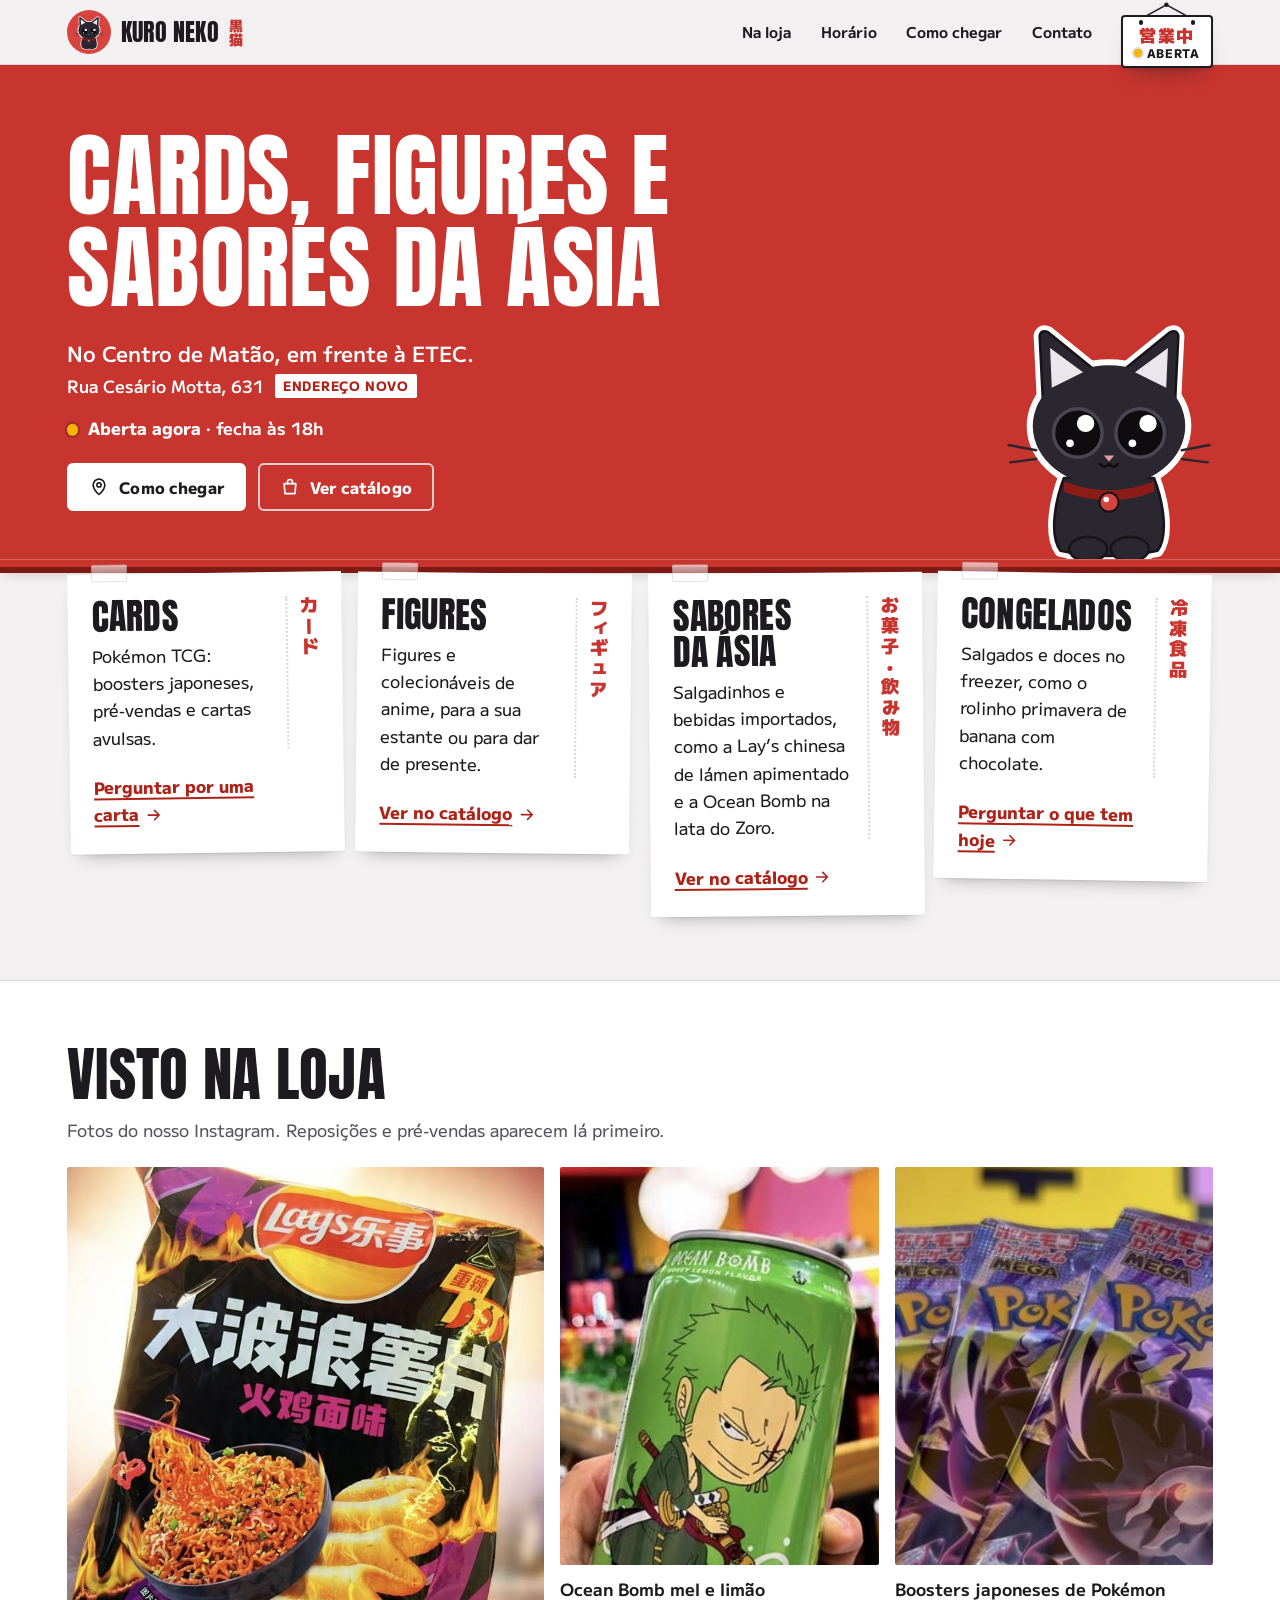
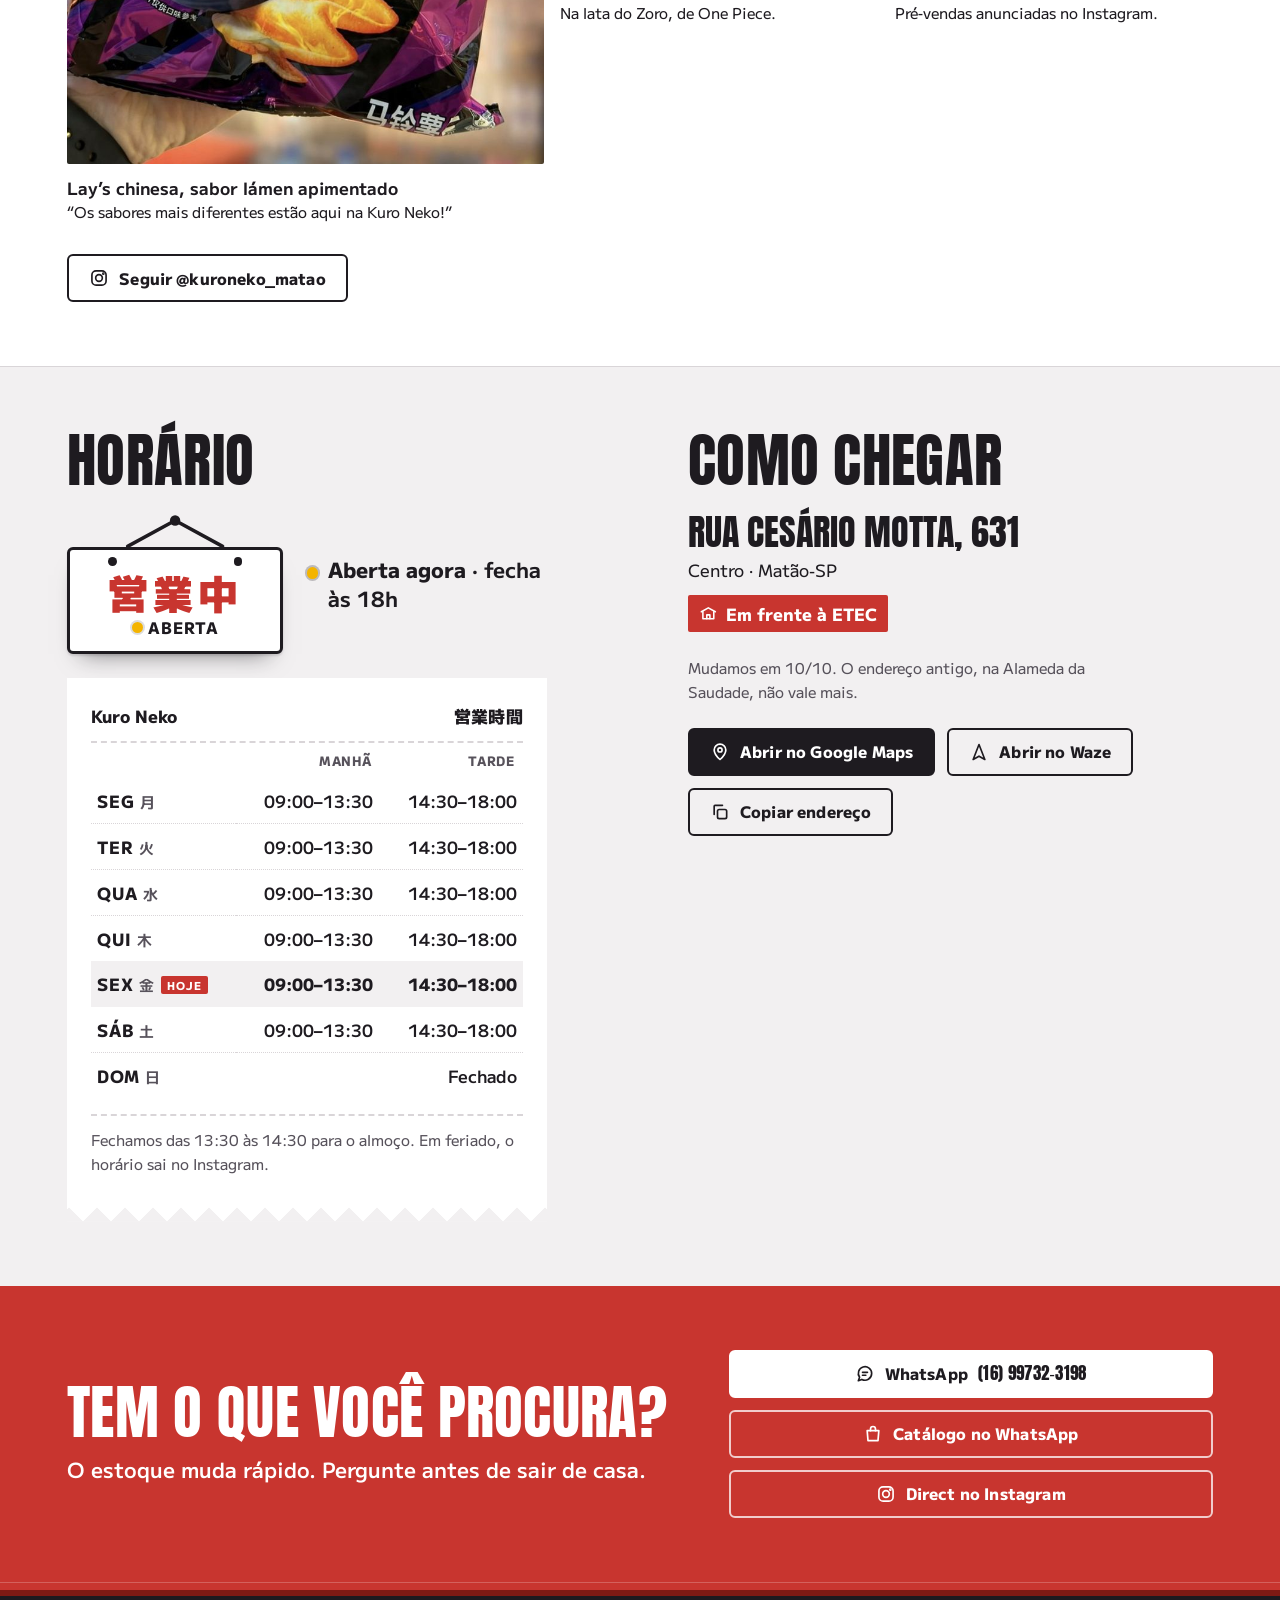
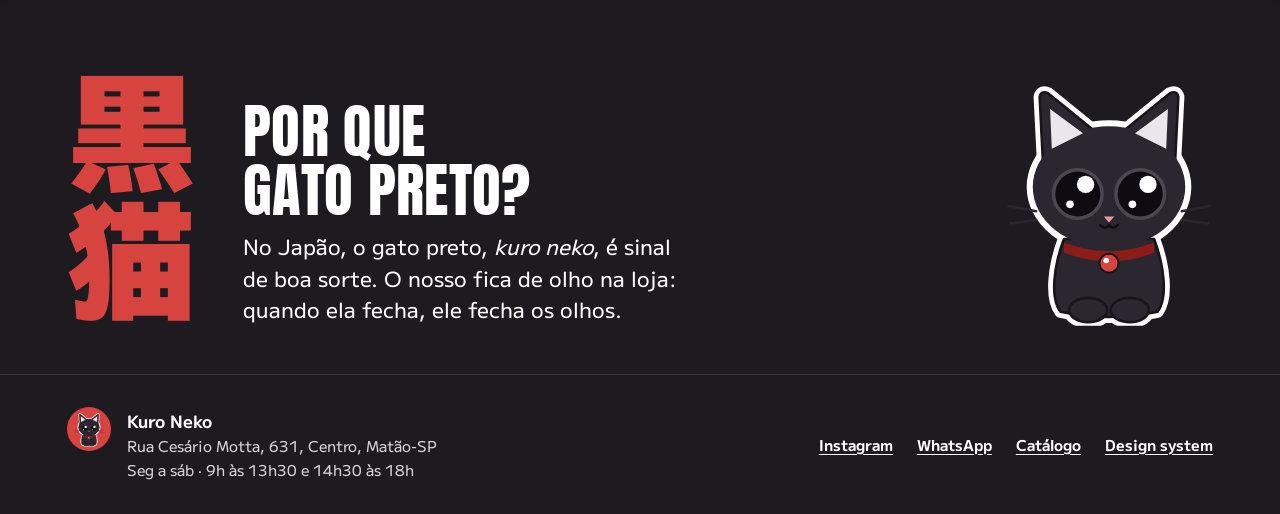
<file: index.html>
<!doctype html>
<html lang="pt-BR">
<head>
  <meta charset="utf-8">
  <meta name="viewport" content="width=device-width, initial-scale=1, viewport-fit=cover">
  <title>Kuro Neko · Loja geek e asiática em Matão‑SP</title>
  <meta name="description" content="Cards Pokémon, figures de anime, salgadinhos, bebidas e congelados asiáticos. Rua Cesário Motta, 631, Centro de Matão‑SP, em frente à ETEC. Seg a sáb, 9h às 13h30 e 14h30 às 18h.">
  <meta name="theme-color" content="#c8352f">
  <link rel="icon" href="assets/img/favicon.svg" type="image/svg+xml">
  <link rel="apple-touch-icon" href="assets/img/apple-touch-icon.png">
  <meta property="og:type" content="website">
  <meta property="og:locale" content="pt_BR">
  <meta property="og:title" content="Kuro Neko · Loja geek e asiática em Matão‑SP">
  <meta property="og:description" content="Cards, figures e sabores da Ásia. Rua Cesário Motta, 631, em frente à ETEC.">
  <meta property="og:image" content="assets/img/og.png">
  <meta name="twitter:card" content="summary_large_image">
  <link rel="preload" href="assets/fonts/anton-latin.woff2" as="font" type="font/woff2" crossorigin>
  <link rel="preload" href="assets/fonts/mplus2-latin.woff2" as="font" type="font/woff2" crossorigin>
  <link rel="stylesheet" href="assets/css/tokens.css">
  <link rel="stylesheet" href="assets/css/components.css">
  <link rel="stylesheet" href="assets/css/site.css">
  <script type="application/ld+json">
  {
    "@context": "https://schema.org",
    "@type": "Store",
    "name": "Kuro Neko",
    "alternateName": "黒猫",
    "description": "Loja geek e de produtos asiáticos: cards Pokémon, figures, salgadinhos, bebidas e congelados.",
    "image": "assets/img/og.png",
    "telephone": "+55 16 99732-3198",
    "address": {
      "@type": "PostalAddress",
      "streetAddress": "Rua Cesário Motta, 631",
      "addressLocality": "Matão",
      "addressRegion": "SP",
      "addressCountry": "BR"
    },
    "openingHoursSpecification": [
      { "@type": "OpeningHoursSpecification", "dayOfWeek": ["Monday", "Tuesday", "Wednesday", "Thursday", "Friday", "Saturday"], "opens": "09:00", "closes": "13:30" },
      { "@type": "OpeningHoursSpecification", "dayOfWeek": ["Monday", "Tuesday", "Wednesday", "Thursday", "Friday", "Saturday"], "opens": "14:30", "closes": "18:00" }
    ],
    "sameAs": ["https://www.instagram.com/kuroneko_matao/"]
  }
  </script>
</head>
<body>
  <svg width="0" height="0" style="position:absolute" aria-hidden="true" focusable="false">
    <defs>
      <symbol id="kn-cat" viewBox="0 0 120 140">
        <g fill="#fff" stroke="#fff" stroke-width="7" stroke-linejoin="round">
          <path d="M22 48 20 8q1-4 5-2l27 22z"/>
          <path d="M98 48 100 8q-1-4-5-2L68 28z"/>
          <path d="M34 90c-6 16-8 34-2 42q28 6 56 0c6-8 4-26-2-42z"/>
          <ellipse cx="48" cy="131" rx="11" ry="7"/>
          <ellipse cx="72" cy="131" rx="11" ry="7"/>
          <ellipse cx="60" cy="60" rx="44" ry="35"/>
        </g>
        <g fill="#2b2730" stroke="#17141a" stroke-width="1.5" stroke-linejoin="round">
          <path d="M22 48 20 8q1-4 5-2l27 22z"/>
          <path d="M98 48 100 8q-1-4-5-2L68 28z"/>
          <path d="M34 90c-6 16-8 34-2 42q28 6 56 0c6-8 4-26-2-42z"/>
          <ellipse cx="48" cy="131" rx="11" ry="7"/>
          <ellipse cx="72" cy="131" rx="11" ry="7"/>
          <ellipse cx="60" cy="60" rx="44" ry="35" stroke="none"/>
        </g>
        <path fill="#e9e6ec" d="M27 38 26 15l19 14zM93 38l1-23-19 14z"/>
        <path fill="#8c1c17" d="M34 92q26 10 52 0v6q-26 10-52 0z"/>
        <circle cx="60" cy="104" r="5.5" fill="#d7433f" stroke="#17141a" stroke-width="1.2"/>
        <circle cx="58.4" cy="102.4" r="1.6" fill="#fff"/>
        <g stroke="#4b4652" stroke-width="2" fill="#0e0c10">
          <circle cx="42" cy="64" r="14"/>
          <circle cx="78" cy="64" r="14"/>
        </g>
        <g fill="#fff">
          <circle cx="46.5" cy="58.5" r="5"/>
          <circle cx="37.5" cy="70" r="2.2"/>
          <circle cx="82.5" cy="58.5" r="5"/>
          <circle cx="73.5" cy="70" r="2.2"/>
        </g>
        <path fill="#e79a98" d="M57 77h6l-3 3.5z"/>
        <path d="M55 82q2.5 3 5 0 2.5 3 5 0" fill="none" stroke="#0e0c10" stroke-width="1.5" stroke-linecap="round"/>
        <path d="M18 74 2 71M18 79l-15 2M102 74l16-3M102 79l15 2" stroke="#2a262e" stroke-width="1.4" stroke-linecap="round"/>
      </symbol>
      <symbol id="kn-cat-sleep" viewBox="0 0 120 140">
        <use href="#kn-cat"/>
        <g fill="#2b2730"><circle cx="42" cy="64" r="15.6"/><circle cx="78" cy="64" r="15.6"/></g>
        <path d="M30 63q12 9 24 0M66 63q12 9 24 0" fill="none" stroke="#e9e6ec" stroke-width="3" stroke-linecap="round"/>
      </symbol>
      <symbol id="kn-mark" viewBox="0 0 200 200">
        <circle cx="100" cy="100" r="100" fill="#d7433f"/>
        <use href="#kn-cat" x="34" y="26" width="132" height="154"/>
      </symbol>
      <symbol id="i-route" viewBox="0 0 24 24" fill="none" stroke="currentColor" stroke-width="2" stroke-linecap="round" stroke-linejoin="round"><path d="M12 21s-7-6.2-7-11.5a7 7 0 0 1 14 0C19 14.8 12 21 12 21z"/><circle cx="12" cy="9.5" r="2.5"/></symbol>
      <symbol id="i-arrow" viewBox="0 0 24 24" fill="none" stroke="currentColor" stroke-width="2" stroke-linecap="round" stroke-linejoin="round"><path d="M5 12h14M13 6l6 6-6 6"/></symbol>
      <symbol id="i-bag" viewBox="0 0 24 24" fill="none" stroke="currentColor" stroke-width="2" stroke-linecap="round" stroke-linejoin="round"><path d="M5 8h14l-1 12H6z"/><path d="M9 8V6a3 3 0 0 1 6 0v2"/></symbol>
      <symbol id="i-chat" viewBox="0 0 24 24" fill="none" stroke="currentColor" stroke-width="2" stroke-linecap="round" stroke-linejoin="round"><path d="M20 11.5a8 8 0 0 1-11.8 7L4 20l1.5-4.1A8 8 0 1 1 20 11.5z"/><path d="M9 10h6M9 13.5h4"/></symbol>
      <symbol id="i-insta" viewBox="0 0 24 24" fill="none" stroke="currentColor" stroke-width="2" stroke-linecap="round" stroke-linejoin="round"><rect x="3.5" y="3.5" width="17" height="17" rx="5"/><circle cx="12" cy="12" r="4"/><circle cx="17.2" cy="6.8" r="0.6" fill="currentColor"/></symbol>
      <symbol id="i-nav" viewBox="0 0 24 24" fill="none" stroke="currentColor" stroke-width="2" stroke-linecap="round" stroke-linejoin="round"><path d="M12 3l7 18-7-4-7 4z"/></symbol>
      <symbol id="i-copy" viewBox="0 0 24 24" fill="none" stroke="currentColor" stroke-width="2" stroke-linecap="round" stroke-linejoin="round"><rect x="9" y="9" width="11" height="11" rx="2"/><path d="M5 15V5a1 1 0 0 1 1-1h9"/></symbol>
      <symbol id="i-check" viewBox="0 0 24 24" fill="none" stroke="currentColor" stroke-width="2.4" stroke-linecap="round" stroke-linejoin="round"><path d="M5 12.5l4.5 4.5L19 7"/></symbol>
      <symbol id="i-school" viewBox="0 0 24 24" fill="none" stroke="currentColor" stroke-width="2" stroke-linecap="round" stroke-linejoin="round"><path d="M3 10l9-5 9 5"/><path d="M5 10v9h14v-9"/><path d="M10 19v-5h4v5"/></symbol>
    </defs>
  </svg>

  <a class="kn-skip" href="#conteudo">Pular para o conteúdo</a>

  <header class="kn-top">
    <div class="kn-top__inner">
      <a class="kn-brand" href="#topo" aria-label="Kuro Neko, voltar ao início">
        <svg class="kn-mark" aria-hidden="true"><use href="#kn-mark"/></svg>
        <span class="kn-brand__name">Kuro Neko</span>
        <span class="kn-brand__ja" lang="ja" aria-hidden="true">黒猫</span>
      </a>
      <nav class="kn-nav" aria-label="Seções">
        <a href="#prateleiras">Na loja</a>
        <a href="#horario">Horário</a>
        <a href="#como-chegar">Como chegar</a>
        <a href="#contato">Contato</a>
      </nav>
      <a class="kn-plaque" href="#horario" data-plaque data-state="unknown" aria-label="Ver horário de funcionamento">
        <svg class="kn-plaque__string" viewBox="0 0 64 16" aria-hidden="true"><path d="M10 15 32 3l22 12" fill="none" stroke="currentColor" stroke-width="1.6" stroke-linecap="round"/><circle cx="32" cy="3" r="2.4" fill="currentColor"/></svg>
        <span class="kn-plaque__board">
          <span class="kn-plaque__kanji" lang="ja" aria-hidden="true" data-plaque-kanji>営業時間</span>
          <span class="kn-plaque__word"><span class="kn-plaque__lamp" aria-hidden="true"></span><span data-plaque-word>Horário</span></span>
        </span>
      </a>
    </div>
  </header>

  <main id="conteudo">
    <section class="kn-hero on-brand" id="topo" aria-labelledby="hero-title">
      <div class="kn-hero__inner">
        <h1 class="kn-display" id="hero-title">Cards, figures e sabores da Ásia</h1>

        <div class="kn-hero__where">
          <p class="kn-lead">No Centro de Matão, em frente à ETEC.</p>
          <p class="kn-hero__street">Rua Cesário Motta, 631 <span class="kn-tag">Endereço novo</span></p>
        </div>

        <p class="kn-status kn-hero__status" data-status aria-live="polite">
          <span class="kn-status__dot" aria-hidden="true"></span>
          <span><span class="kn-status__main" data-status-main>Seg a sáb</span> <span data-status-detail>· 9h às 13h30 e 14h30 às 18h</span></span>
        </p>

        <div class="kn-hero__actions">
          <a class="kn-btn kn-btn--label" href="https://www.google.com/maps/dir/?api=1&amp;destination=Rua%20Ces%C3%A1rio%20Motta%2C%20631%2C%20Centro%2C%20Mat%C3%A3o%20-%20SP" target="_blank" rel="noopener" data-track="hero-rota">
            <svg aria-hidden="true"><use href="#i-route"/></svg>Como chegar
          </a>
          <a class="kn-btn kn-btn--line" href="https://wa.me/c/5516997323198" target="_blank" rel="noopener">
            <svg aria-hidden="true"><use href="#i-bag"/></svg>Ver catálogo
          </a>
        </div>
      </div>

      <svg class="kn-hero__cat" viewBox="0 0 120 140" aria-hidden="true"><use href="#kn-cat" data-cat/></svg>
      <div class="kn-rail" aria-hidden="true"></div>
    </section>

    <section class="kn-shelf" id="prateleiras" aria-labelledby="shelf-title">
      <h2 class="visually-hidden" id="shelf-title">O que tem na loja</h2>
      <ul class="kn-shelf__list">
        <li class="kn-shelf__row">
          <div class="kn-pop" style="--tilt:-0.8deg">
            <div class="kn-pop__body">
              <h3 class="kn-title kn-pop__name">Cards</h3>
              <p class="kn-pop__text">Pokémon TCG: boosters japoneses, pré‑vendas e cartas avulsas.</p>
            </div>
            <span class="kn-pop__ja" lang="ja" aria-hidden="true">カード</span>
            <a class="kn-link kn-pop__link" href="https://wa.me/5516997323198?text=Oi%2C%20Kuro%20Neko!%20Voc%C3%AAs%20t%C3%AAm%20a%20carta%20" target="_blank" rel="noopener">Perguntar por uma carta<svg aria-hidden="true"><use href="#i-arrow"/></svg></a>
          </div>
        </li>
        <li class="kn-shelf__row">
          <div class="kn-pop" style="--tilt:0.6deg">
            <div class="kn-pop__body">
              <h3 class="kn-title kn-pop__name">Figures</h3>
              <p class="kn-pop__text">Figures e colecionáveis de anime, para a sua estante ou para dar de presente.</p>
            </div>
            <span class="kn-pop__ja" lang="ja" aria-hidden="true">フィギュア</span>
            <a class="kn-link kn-pop__link" href="https://wa.me/c/5516997323198" target="_blank" rel="noopener">Ver no catálogo<svg aria-hidden="true"><use href="#i-arrow"/></svg></a>
          </div>
        </li>
        <li class="kn-shelf__row">
          <div class="kn-pop" style="--tilt:-0.5deg">
            <div class="kn-pop__body">
              <h3 class="kn-title kn-pop__name">Sabores da Ásia</h3>
              <p class="kn-pop__text">Salgadinhos e bebidas importados, como a Lay’s chinesa de lámen apimentado e a Ocean Bomb na lata do Zoro.</p>
            </div>
            <span class="kn-pop__ja" lang="ja" aria-hidden="true">お菓子・飲み物</span>
            <a class="kn-link kn-pop__link" href="https://wa.me/c/5516997323198" target="_blank" rel="noopener">Ver no catálogo<svg aria-hidden="true"><use href="#i-arrow"/></svg></a>
          </div>
        </li>
        <li class="kn-shelf__row">
          <div class="kn-pop" style="--tilt:0.9deg">
            <div class="kn-pop__body">
              <h3 class="kn-title kn-pop__name">Congelados</h3>
              <p class="kn-pop__text">Salgados e doces no freezer, como o rolinho primavera de banana com chocolate.</p>
            </div>
            <span class="kn-pop__ja" lang="ja" aria-hidden="true">冷凍食品</span>
            <a class="kn-link kn-pop__link" href="https://wa.me/5516997323198?text=Oi%2C%20Kuro%20Neko!%20O%20que%20tem%20de%20congelados%20hoje%3F" target="_blank" rel="noopener">Perguntar o que tem hoje<svg aria-hidden="true"><use href="#i-arrow"/></svg></a>
          </div>
        </li>
      </ul>
    </section>

    <section class="kn-section kn-vitrine" aria-labelledby="vitrine-title">
      <div class="kn-wrap">
        <div class="kn-section__head">
          <h2 class="kn-headline" id="vitrine-title">Visto na loja</h2>
          <p class="kn-section__intro">Fotos do nosso Instagram. Reposições e pré‑vendas aparecem lá primeiro.</p>
        </div>
        <div class="kn-vitrine__grid">
          <figure class="kn-photo kn-vitrine__hero">
            <div class="kn-photo__frame"><img src="assets/img/vitrine/lays-fire-noodle.jpg" width="800" height="999" alt="Mão segurando um pacote roxo de Lay’s chinesa, sabor lámen apimentado, com um bowl de macarrão na embalagem." loading="lazy" decoding="async"></div>
            <figcaption><strong>Lay’s chinesa, sabor lámen apimentado</strong>“Os sabores mais diferentes estão aqui na Kuro Neko!”</figcaption>
          </figure>
          <figure class="kn-photo">
            <div class="kn-photo__frame"><img src="assets/img/vitrine/ocean-bomb-zoro.jpg" width="468" height="468" alt="Lata verde de Ocean Bomb sabor mel e limão com o Zoro, de One Piece, e prateleiras de bebidas ao fundo." loading="lazy" decoding="async"></div>
            <figcaption><strong>Ocean Bomb mel e limão</strong>Na lata do Zoro, de One Piece.</figcaption>
          </figure>
          <figure class="kn-photo">
            <div class="kn-photo__frame"><img src="assets/img/vitrine/pokemon-boosters.jpg" width="360" height="451" alt="Três boosters japoneses de Pokémon TCG lado a lado." loading="lazy" decoding="async"></div>
            <figcaption><strong>Boosters japoneses de Pokémon</strong>Pré‑vendas anunciadas no Instagram.</figcaption>
          </figure>
        </div>
        <a class="kn-btn kn-btn--line kn-vitrine__follow" href="https://www.instagram.com/kuroneko_matao/" target="_blank" rel="noopener">
          <svg aria-hidden="true"><use href="#i-insta"/></svg>Seguir @kuroneko_matao
        </a>
      </div>
    </section>

    <div class="kn-visit kn-wrap">
      <section class="kn-section kn-hours" id="horario" aria-labelledby="horario-title">
        <h2 class="kn-headline" id="horario-title">Horário</h2>
        <div class="kn-hours__now">
          <div class="kn-plaque kn-plaque--lg" data-plaque data-state="unknown" aria-hidden="true">
            <svg class="kn-plaque__string" viewBox="0 0 64 16" aria-hidden="true"><path d="M10 15 32 3l22 12" fill="none" stroke="currentColor" stroke-width="1.6" stroke-linecap="round"/><circle cx="32" cy="3" r="2.4" fill="currentColor"/></svg>
            <span class="kn-plaque__board">
              <span class="kn-plaque__kanji" lang="ja" data-plaque-kanji>営業時間</span>
              <span class="kn-plaque__word"><span class="kn-plaque__lamp"></span><span data-plaque-word>Horário</span></span>
            </span>
          </div>
          <p class="kn-status kn-hours__status" data-status>
            <span class="kn-status__dot" aria-hidden="true"></span>
            <span><span class="kn-status__main" data-status-main>Seg a sáb</span> <span data-status-detail>· 9h às 13h30 e 14h30 às 18h</span></span>
          </p>
        </div>

        <div class="kn-receipt">
          <p class="kn-receipt__head"><span>Kuro Neko</span><span lang="ja" aria-hidden="true">営業時間</span></p>
          <table class="kn-receipt__table" data-hours>
            <caption class="visually-hidden">Horário de funcionamento por dia da semana</caption>
            <thead>
              <tr><th scope="col"><span class="visually-hidden">Dia</span></th><th scope="col">Manhã</th><th scope="col">Tarde</th></tr>
            </thead>
            <tbody>
              <tr data-day="1"><th scope="row">Seg <span lang="ja" aria-hidden="true">月</span></th><td>09:00–13:30</td><td>14:30–18:00</td></tr>
              <tr data-day="2"><th scope="row">Ter <span lang="ja" aria-hidden="true">火</span></th><td>09:00–13:30</td><td>14:30–18:00</td></tr>
              <tr data-day="3"><th scope="row">Qua <span lang="ja" aria-hidden="true">水</span></th><td>09:00–13:30</td><td>14:30–18:00</td></tr>
              <tr data-day="4"><th scope="row">Qui <span lang="ja" aria-hidden="true">木</span></th><td>09:00–13:30</td><td>14:30–18:00</td></tr>
              <tr data-day="5"><th scope="row">Sex <span lang="ja" aria-hidden="true">金</span></th><td>09:00–13:30</td><td>14:30–18:00</td></tr>
              <tr data-day="6"><th scope="row">Sáb <span lang="ja" aria-hidden="true">土</span></th><td>09:00–13:30</td><td>14:30–18:00</td></tr>
              <tr data-day="0"><th scope="row">Dom <span lang="ja" aria-hidden="true">日</span></th><td colspan="2">Fechado</td></tr>
            </tbody>
          </table>
          <p class="kn-receipt__note">Fechamos das 13:30 às 14:30 para o almoço. Em feriado, o horário sai no Instagram.</p>
        </div>
      </section>

      <section class="kn-section kn-route" id="como-chegar" aria-labelledby="rota-title">
        <h2 class="kn-headline" id="rota-title">Como chegar</h2>
        <address class="kn-address">
          <span class="kn-address__street">Rua Cesário Motta, 631</span>
          <span>Centro · Matão‑SP</span>
          <span class="kn-address__landmark"><svg aria-hidden="true"><use href="#i-school"/></svg>Em frente à ETEC</span>
        </address>
        <p class="kn-route__moved">Mudamos em 10/10. O endereço antigo, na Alameda da Saudade, não vale mais.</p>
        <div class="kn-route__actions">
          <a class="kn-btn" href="https://www.google.com/maps/dir/?api=1&amp;destination=Rua%20Ces%C3%A1rio%20Motta%2C%20631%2C%20Centro%2C%20Mat%C3%A3o%20-%20SP" target="_blank" rel="noopener">
            <svg aria-hidden="true"><use href="#i-route"/></svg>Abrir no Google Maps
          </a>
          <a class="kn-btn kn-btn--line" href="https://waze.com/ul?q=Rua%20Ces%C3%A1rio%20Motta%2C%20631%2C%20Mat%C3%A3o%20SP&amp;navigate=yes" target="_blank" rel="noopener">
            <svg aria-hidden="true"><use href="#i-nav"/></svg>Abrir no Waze
          </a>
          <button class="kn-btn kn-btn--line" type="button" data-copy="Rua Cesário Motta, 631, Centro, Matão - SP (em frente à ETEC)">
            <svg class="kn-btn__idle" aria-hidden="true"><use href="#i-copy"/></svg><svg class="kn-btn__done" aria-hidden="true"><use href="#i-check"/></svg>
            <span class="kn-btn__idle">Copiar endereço</span><span class="kn-btn__done">Endereço copiado</span>
          </button>
        </div>
        <p class="visually-hidden" aria-live="polite" data-copy-status></p>
      </section>
    </div>

    <section class="kn-ask on-brand" id="contato" aria-labelledby="contato-title">
      <div class="kn-wrap kn-ask__inner">
        <div class="kn-ask__copy">
          <h2 class="kn-headline" id="contato-title">Tem o que você procura?</h2>
          <p class="kn-lead">O estoque muda rápido. Pergunte antes de sair de casa.</p>
        </div>
        <div class="kn-ask__actions">
          <a class="kn-btn kn-btn--label" href="https://wa.me/5516997323198?text=Oi%2C%20Kuro%20Neko!%20" target="_blank" rel="noopener">
            <svg aria-hidden="true"><use href="#i-chat"/></svg>WhatsApp <span class="kn-num">(16) 99732‑3198</span>
          </a>
          <a class="kn-btn kn-btn--line" href="https://wa.me/c/5516997323198" target="_blank" rel="noopener">
            <svg aria-hidden="true"><use href="#i-bag"/></svg>Catálogo no WhatsApp
          </a>
          <a class="kn-btn kn-btn--line" href="https://ig.me/m/kuroneko_matao" target="_blank" rel="noopener">
            <svg aria-hidden="true"><use href="#i-insta"/></svg>Direct no Instagram
          </a>
        </div>
      </div>
      <div class="kn-rail" aria-hidden="true"></div>
    </section>

    <section class="kn-luck" aria-labelledby="sorte-title">
      <div class="kn-wrap kn-luck__inner">
        <p class="kn-luck__ja" lang="ja" aria-hidden="true">黒猫</p>
        <div class="kn-luck__copy">
          <h2 class="kn-headline" id="sorte-title">Por que gato preto?</h2>
          <p>No Japão, o gato preto, <i lang="ja-Latn">kuro neko</i>, é sinal de boa sorte. O nosso fica de olho na loja: quando ela fecha, ele fecha os olhos.</p>
        </div>
        <svg class="kn-luck__cat" viewBox="0 0 120 140" aria-hidden="true"><use href="#kn-cat" data-cat/></svg>
      </div>
    </section>
  </main>

  <footer class="kn-foot">
    <div class="kn-wrap kn-foot__inner">
      <div class="kn-foot__brand">
        <svg class="kn-mark" aria-hidden="true"><use href="#kn-mark"/></svg>
        <p><strong>Kuro Neko</strong><br>Rua Cesário Motta, 631, Centro, Matão‑SP<br>Seg a sáb · 9h às 13h30 e 14h30 às 18h</p>
      </div>
      <ul class="kn-foot__links">
        <li><a href="https://www.instagram.com/kuroneko_matao/" target="_blank" rel="noopener">Instagram</a></li>
        <li><a href="https://wa.me/5516997323198" target="_blank" rel="noopener">WhatsApp</a></li>
        <li><a href="https://wa.me/c/5516997323198" target="_blank" rel="noopener">Catálogo</a></li>
        <li><a href="design-system.html">Design system</a></li>
      </ul>
    </div>
  </footer>

  <nav class="kn-actionbar" aria-label="Atalhos" data-actionbar>
    <a class="kn-btn" href="https://www.google.com/maps/dir/?api=1&amp;destination=Rua%20Ces%C3%A1rio%20Motta%2C%20631%2C%20Centro%2C%20Mat%C3%A3o%20-%20SP" target="_blank" rel="noopener">
      <svg aria-hidden="true"><use href="#i-route"/></svg>Como chegar
    </a>
    <a class="kn-btn kn-btn--line" href="https://wa.me/5516997323198?text=Oi%2C%20Kuro%20Neko!%20" target="_blank" rel="noopener">
      <svg aria-hidden="true"><use href="#i-chat"/></svg>WhatsApp
    </a>
  </nav>

  <script src="assets/js/store.js" defer></script>
</body>
</html>
</file>
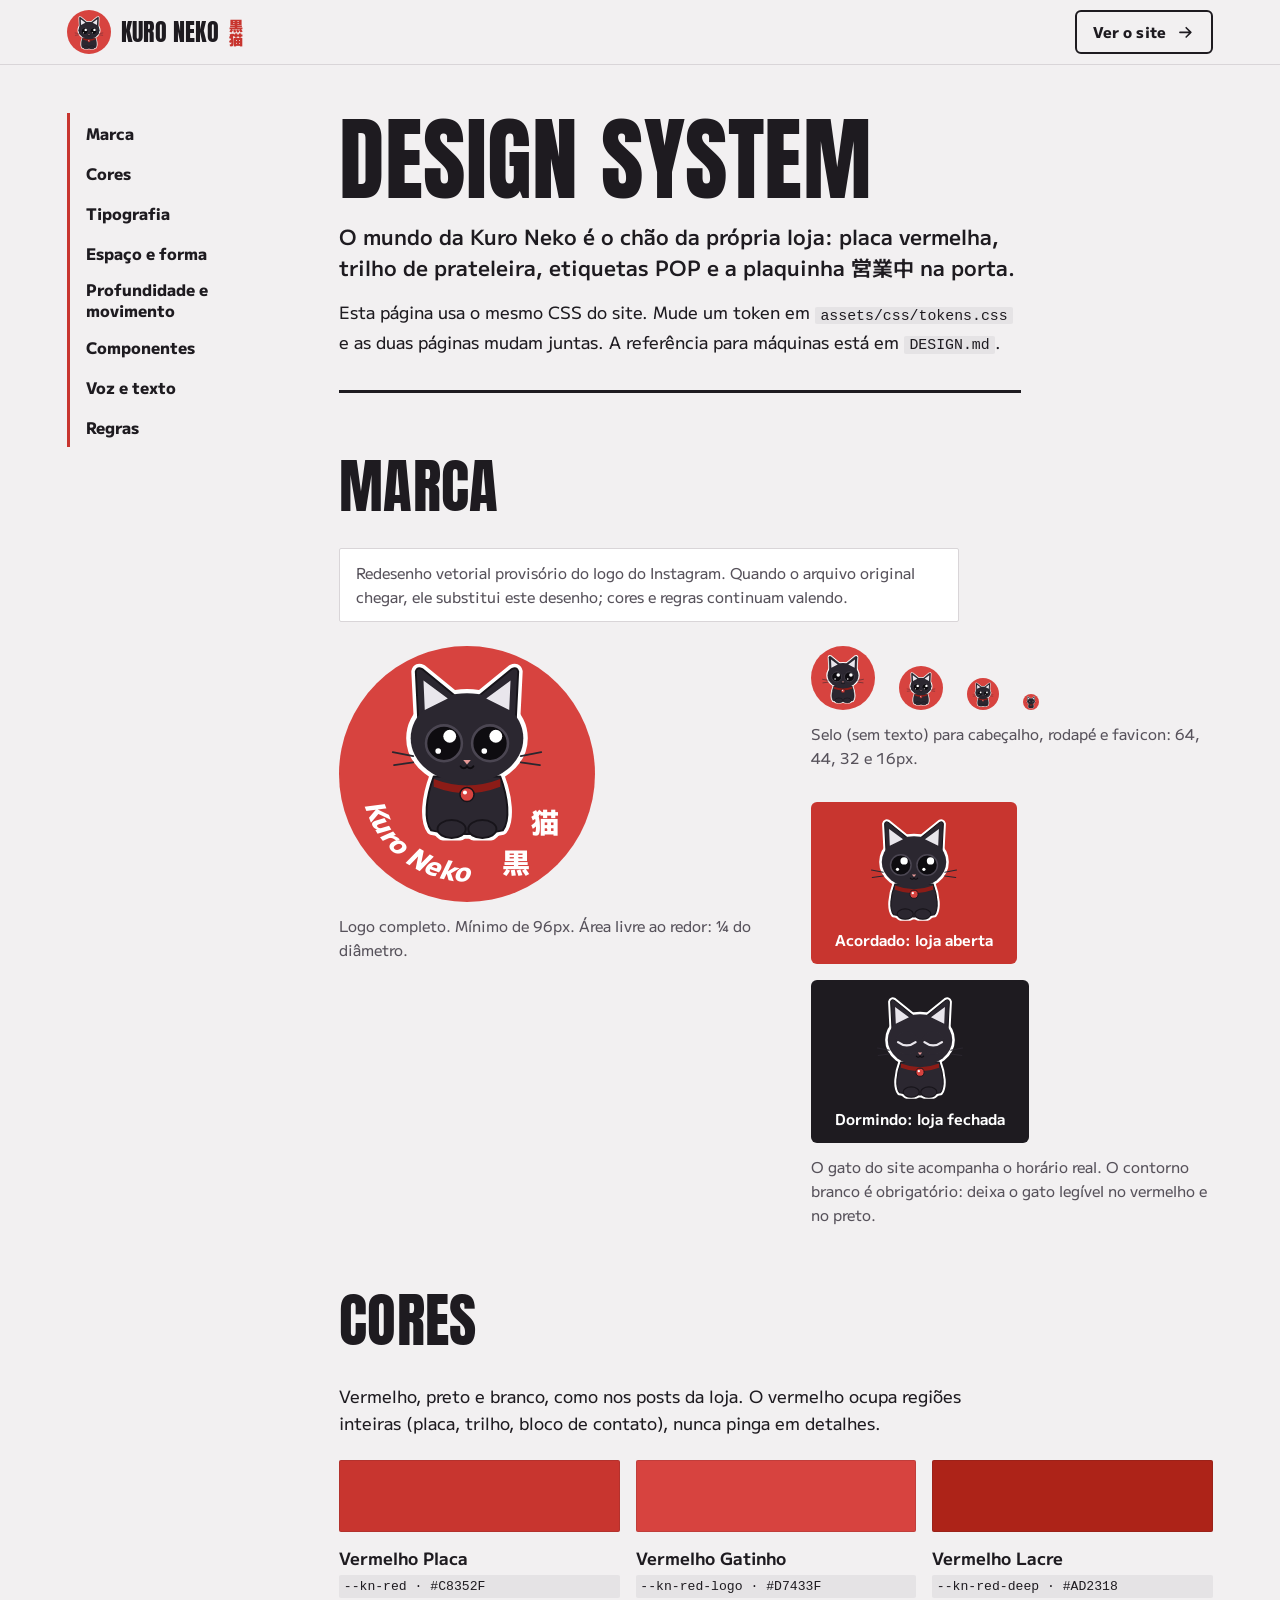
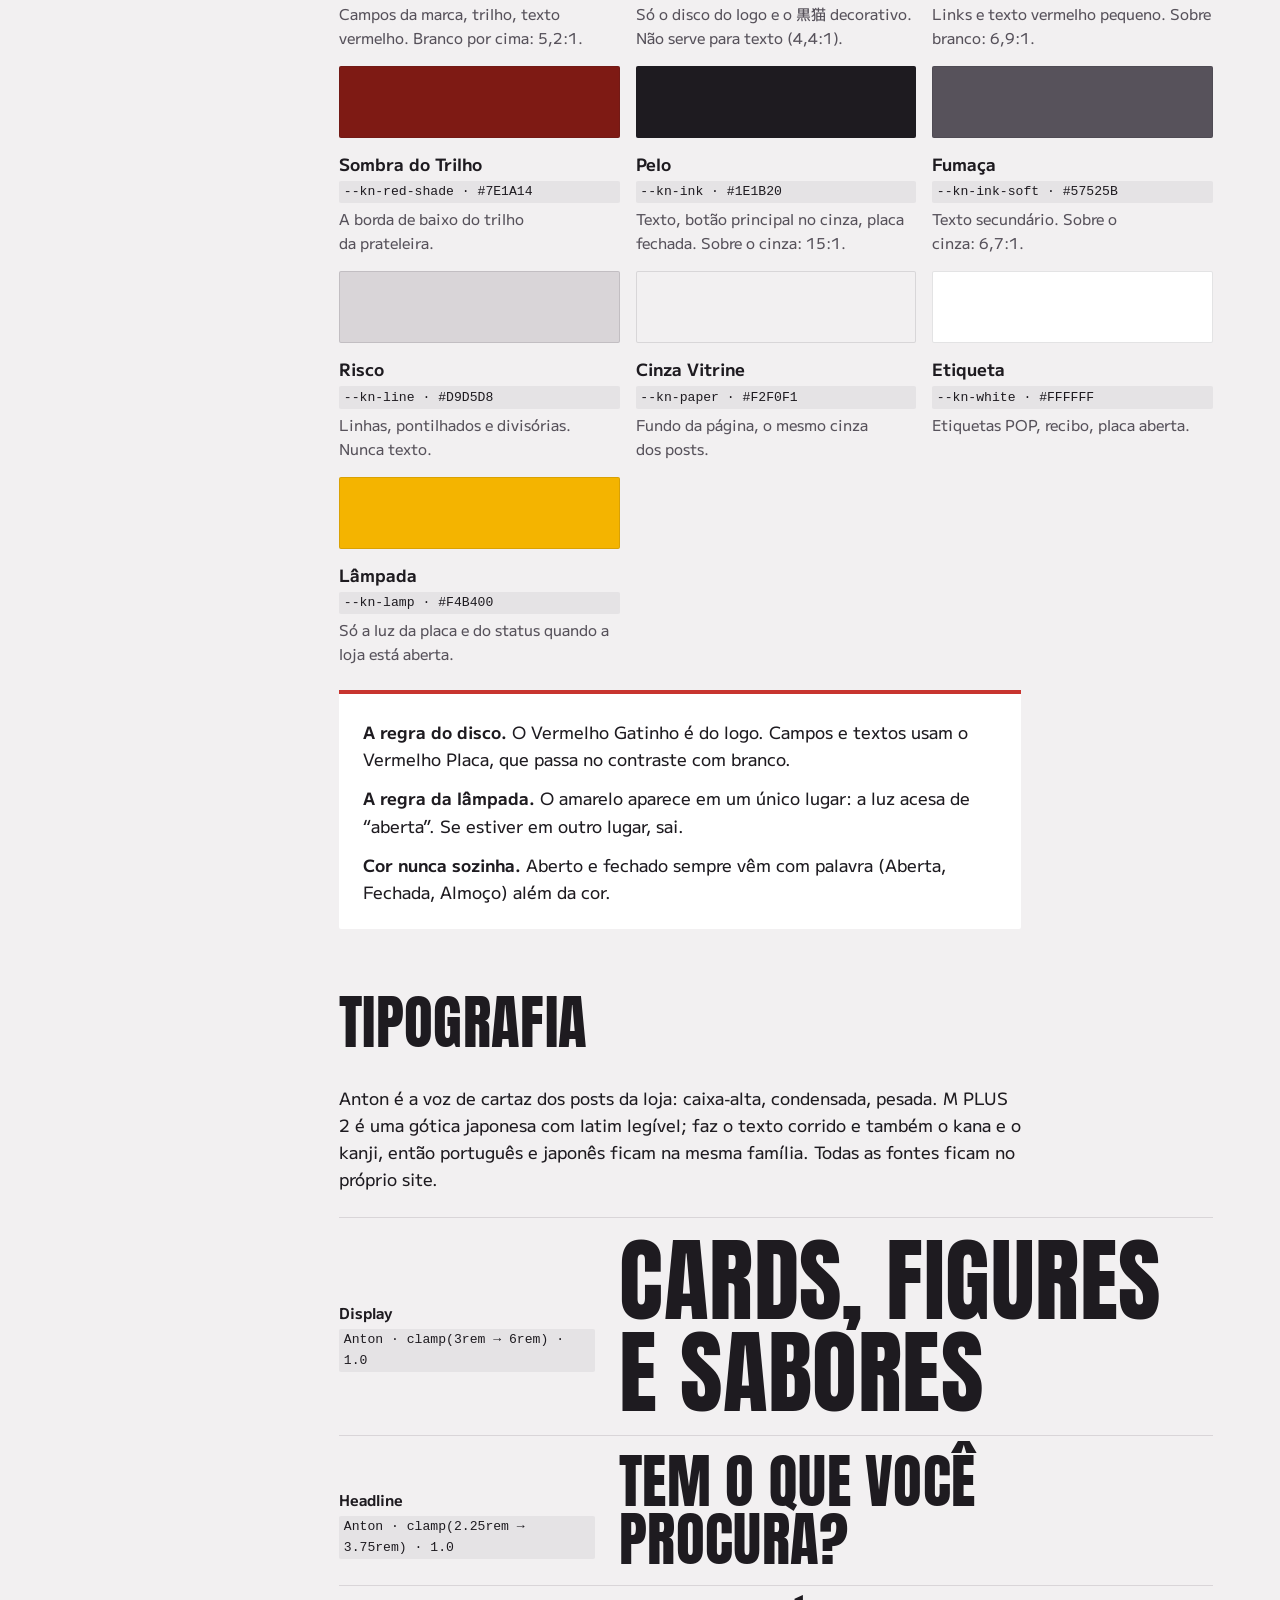
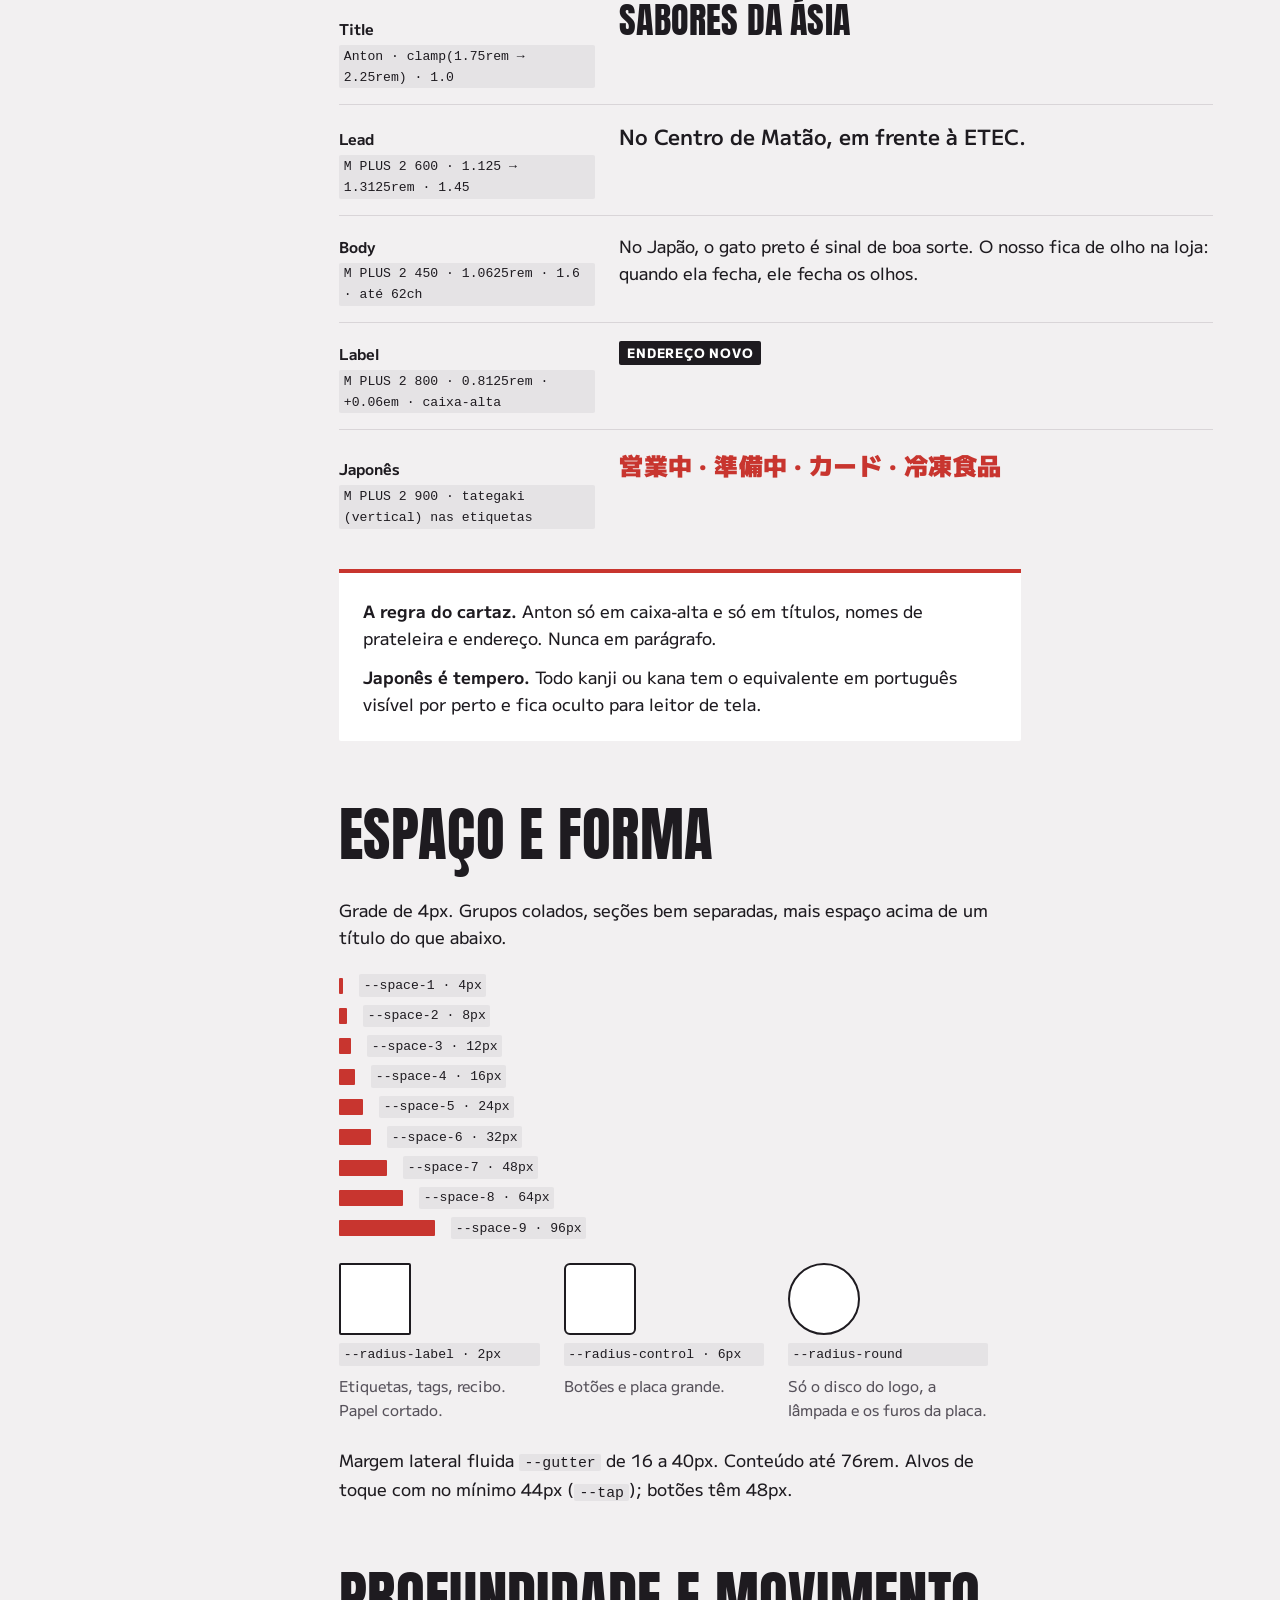
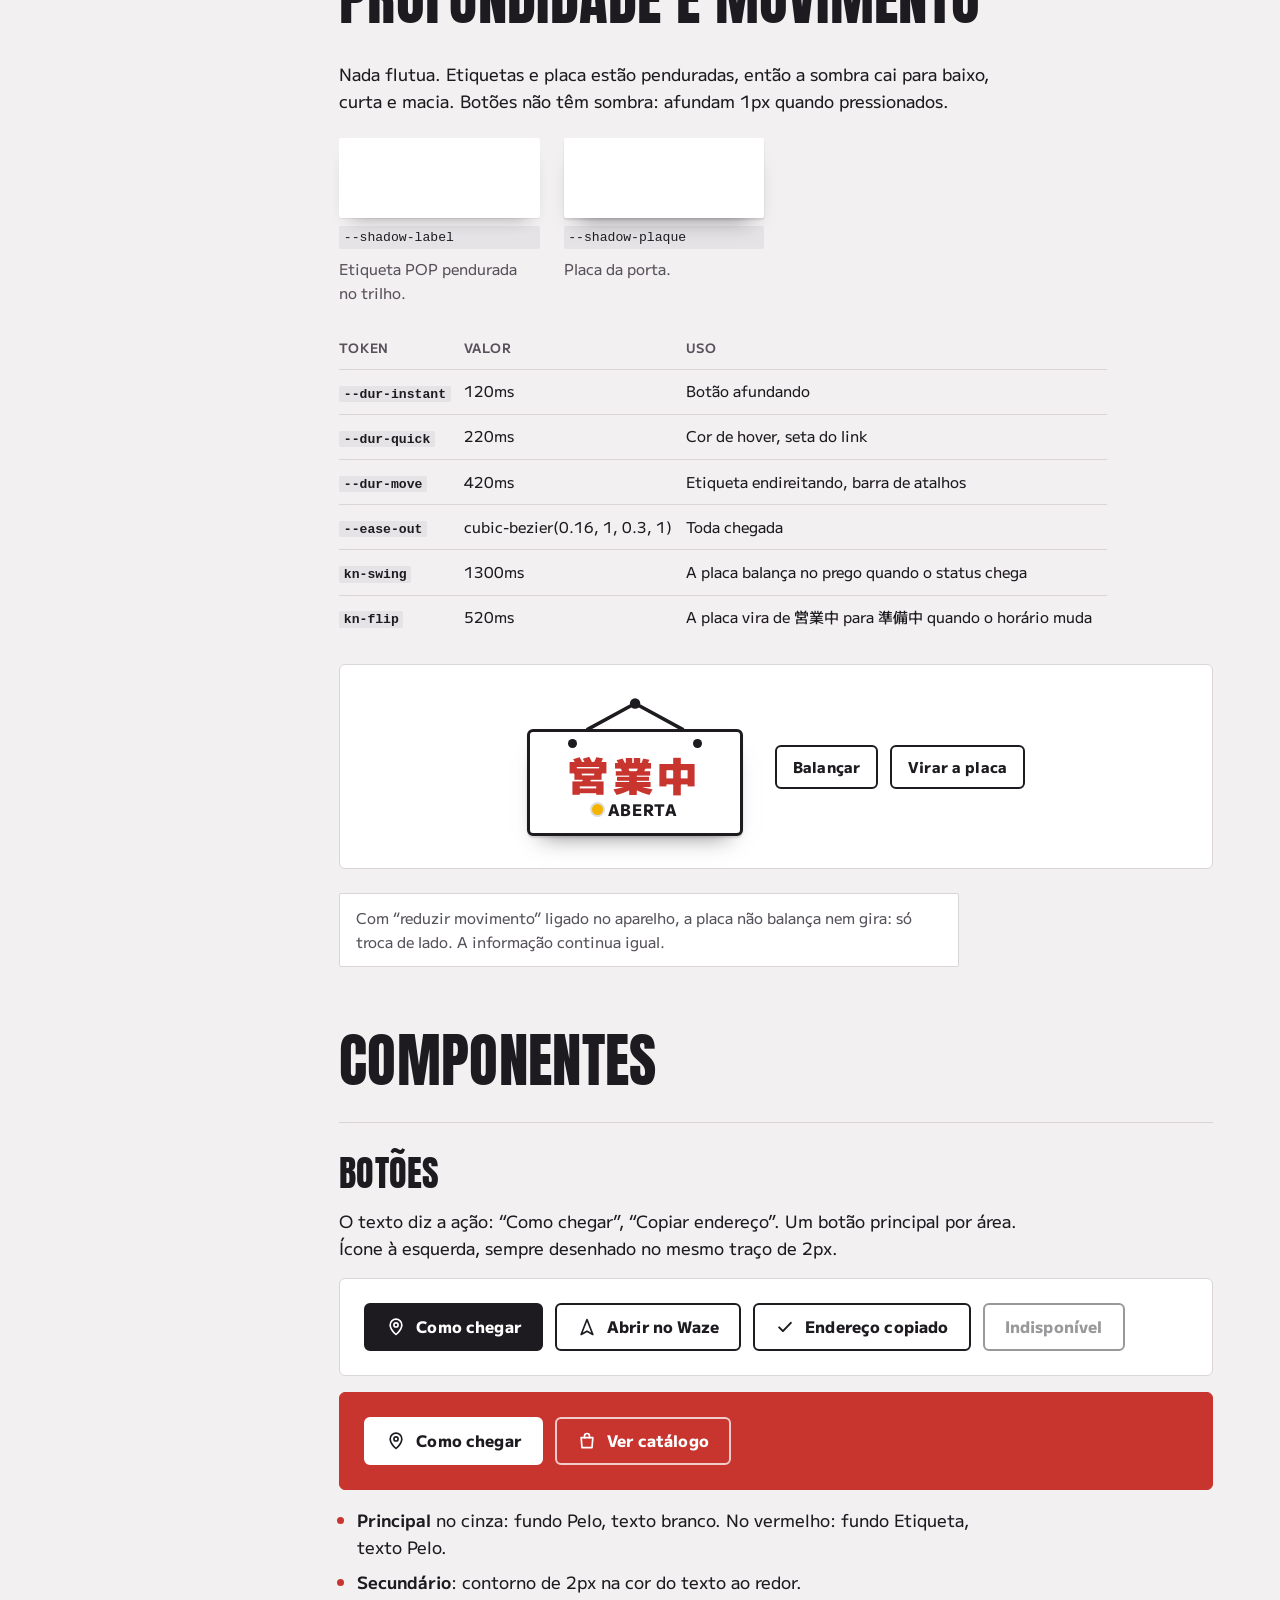
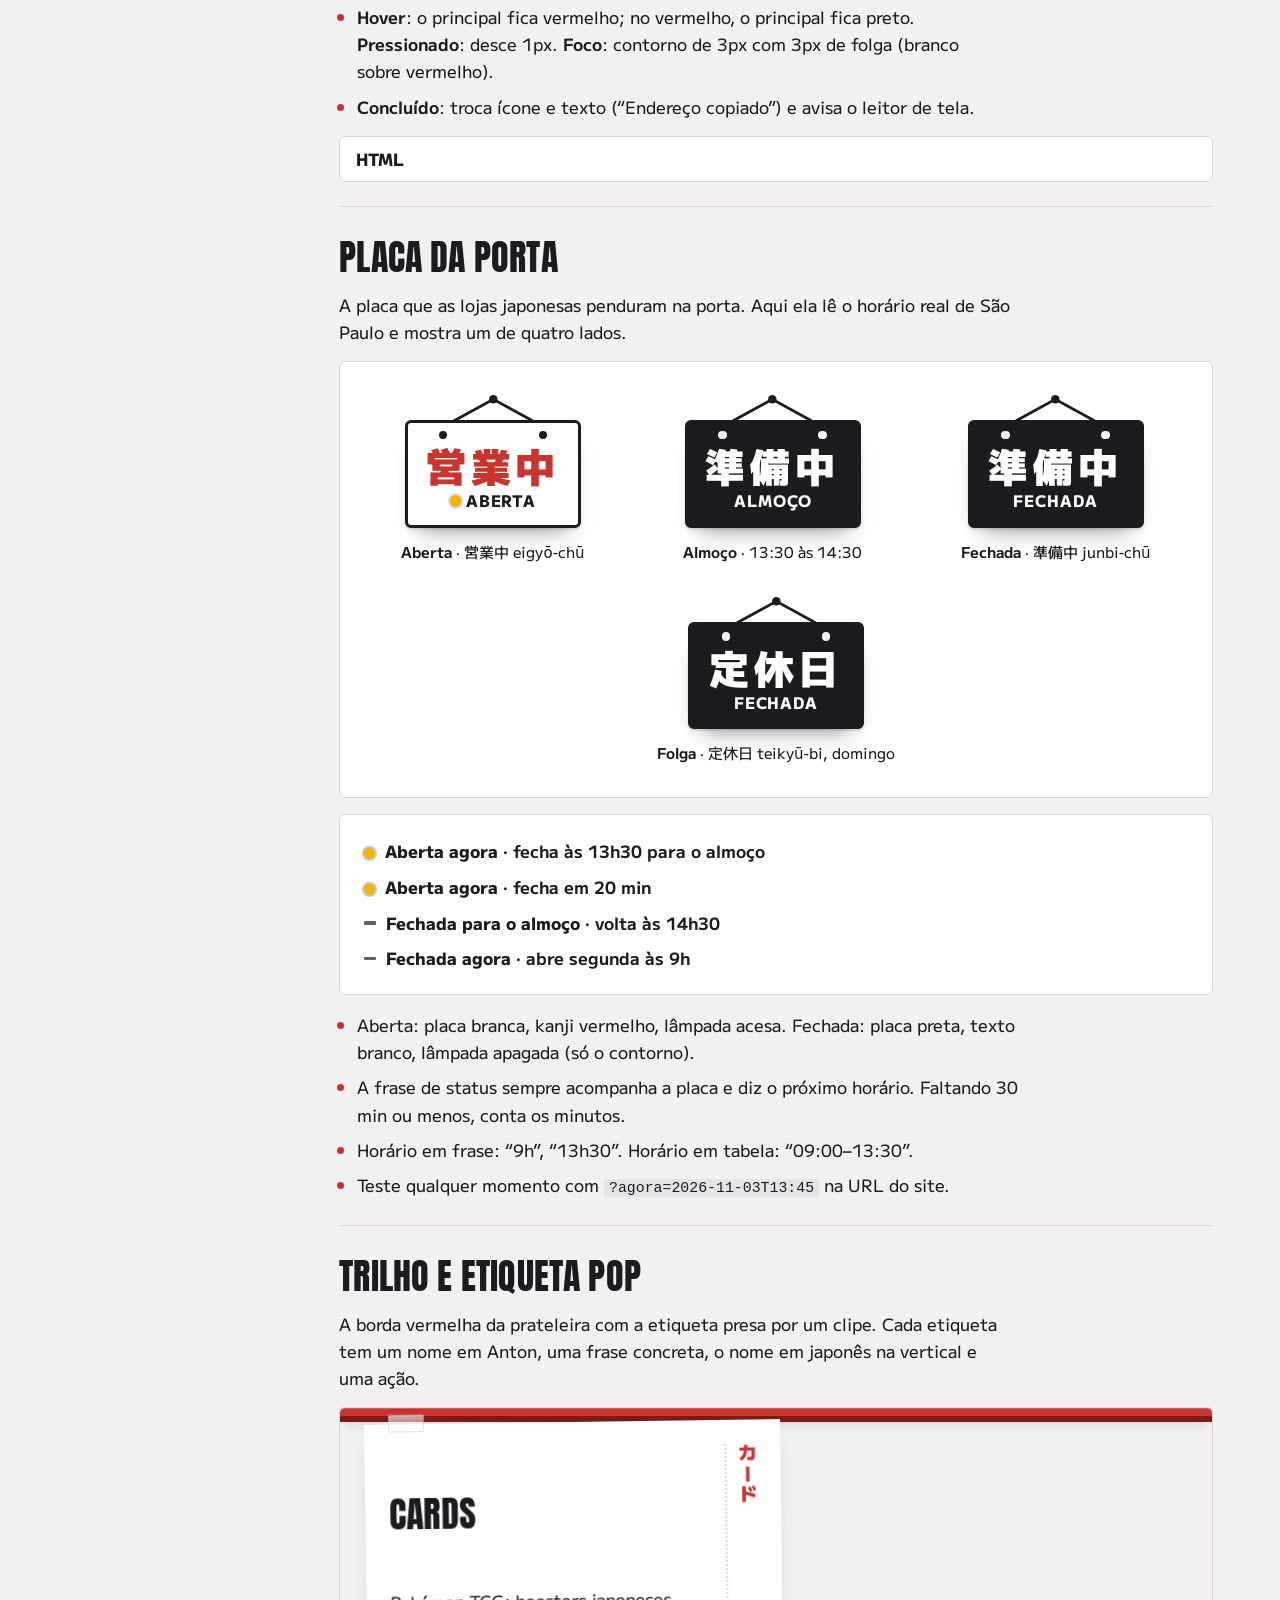
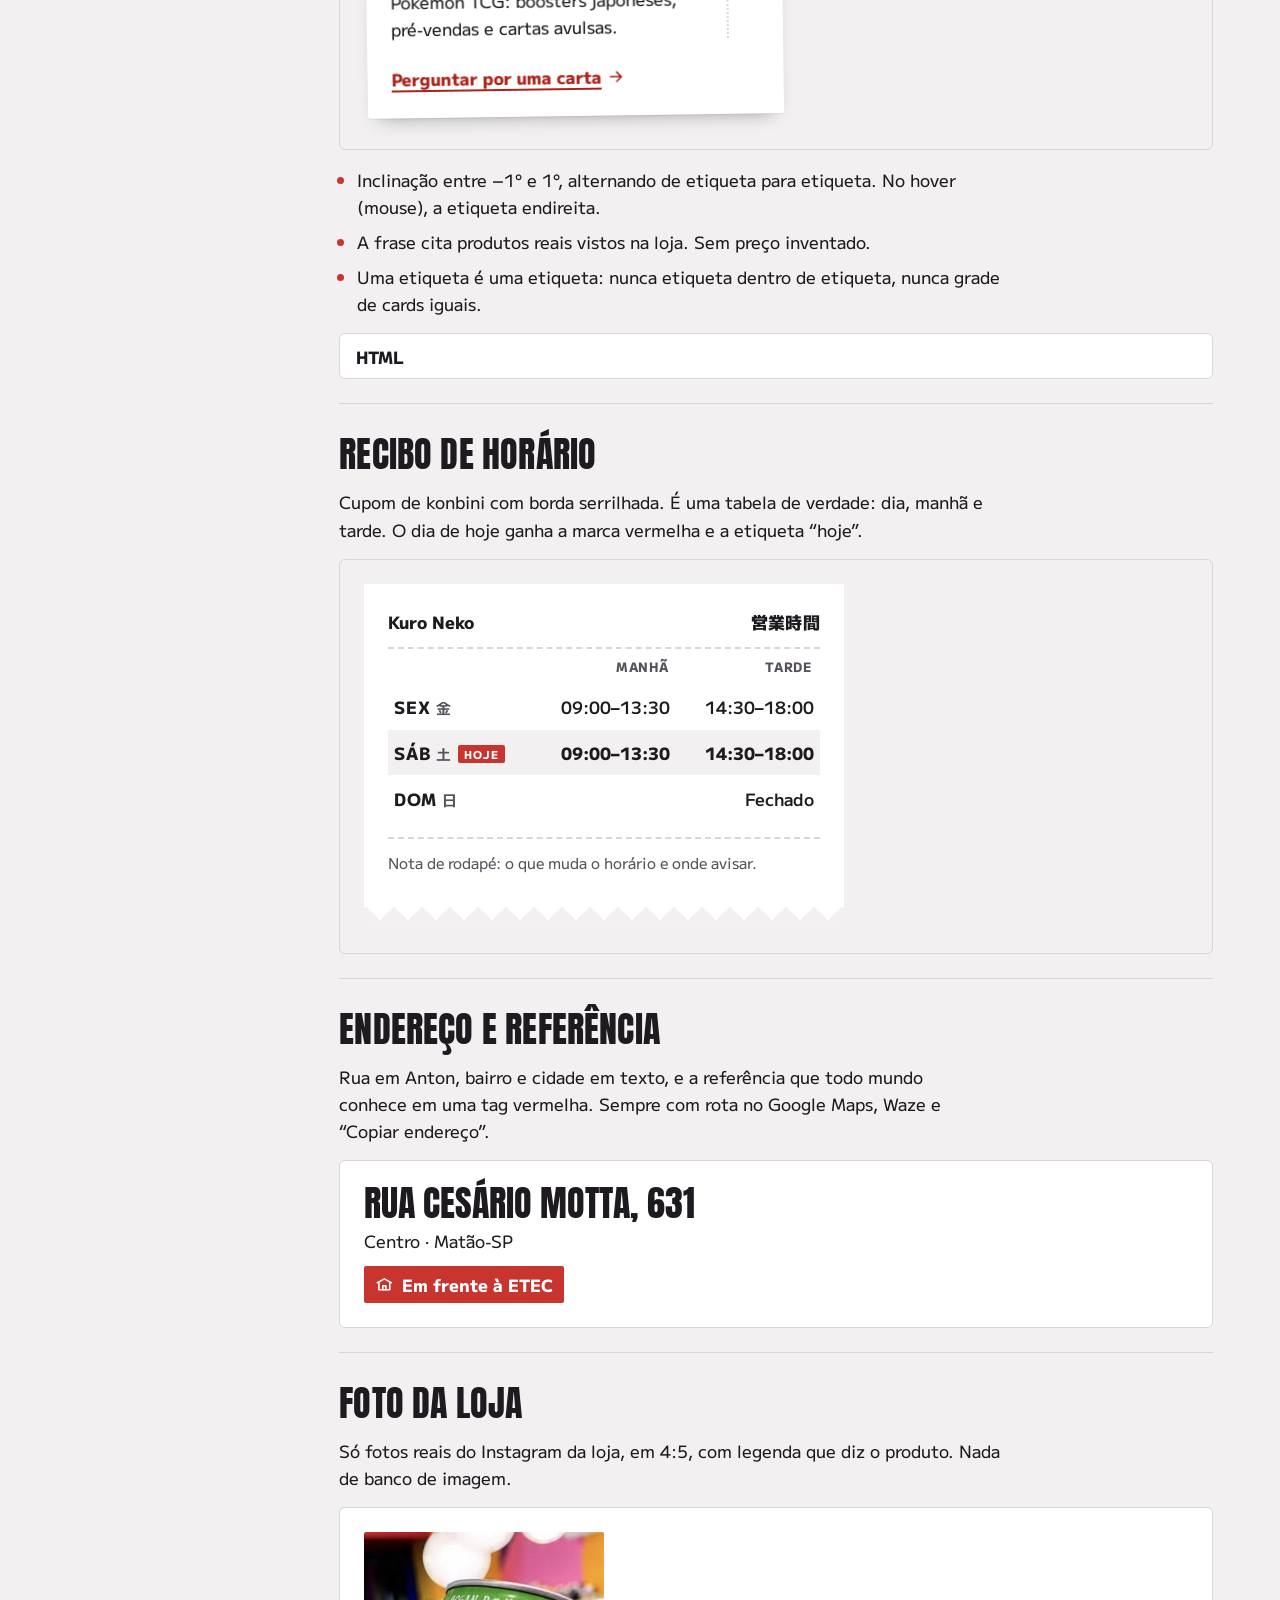
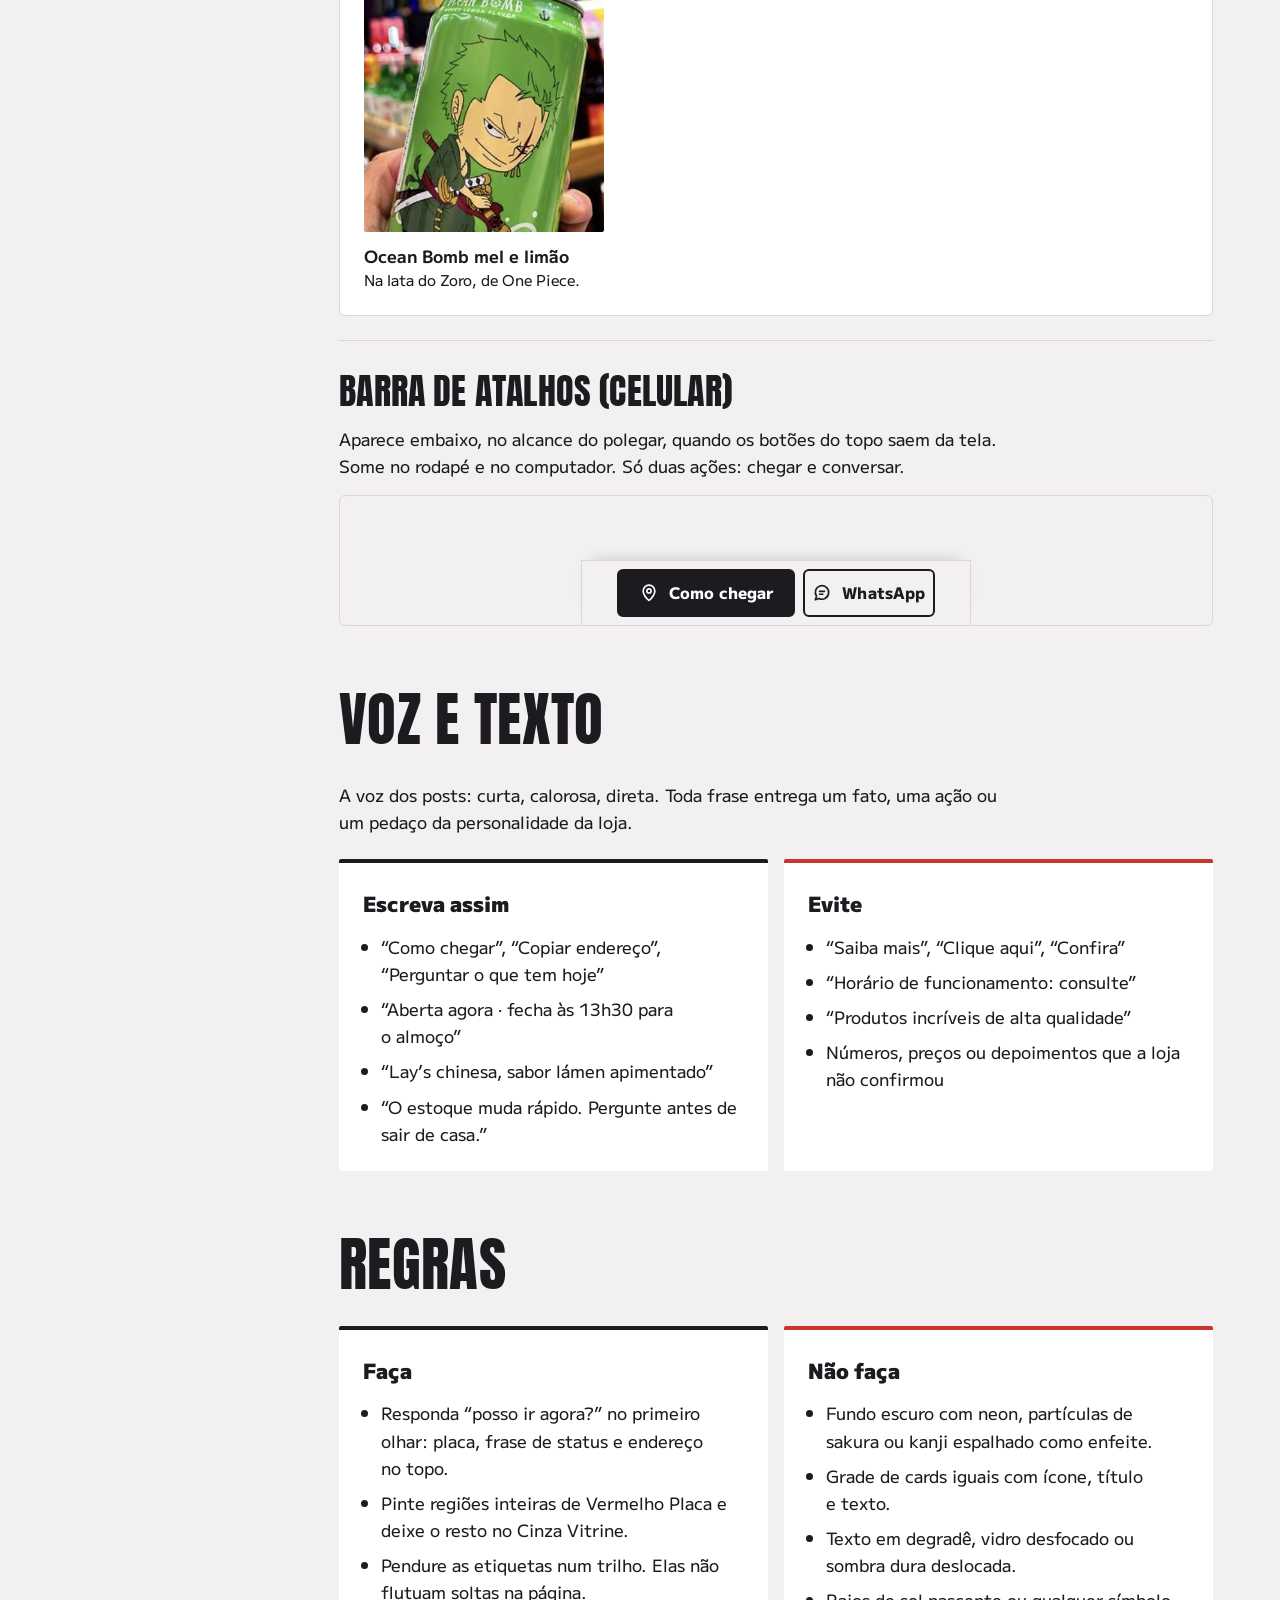
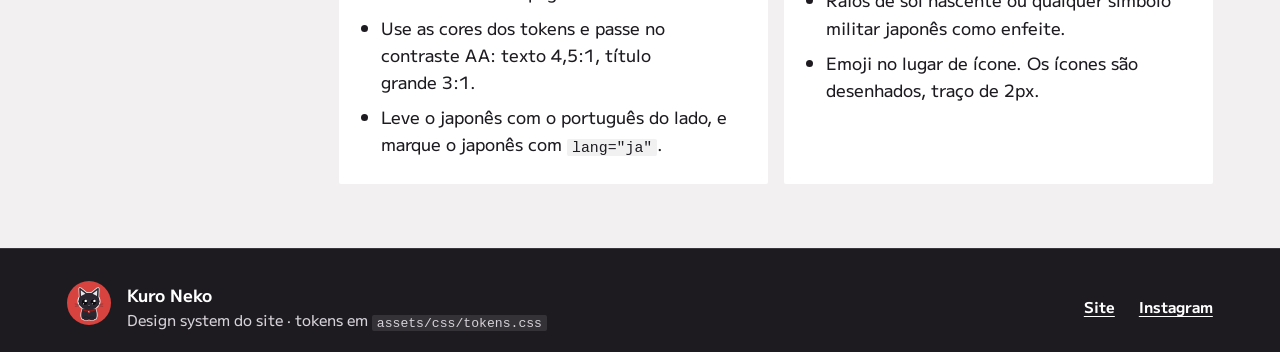
<file: design-system.html>
<!doctype html>
<html lang="pt-BR">
<head>
  <meta charset="utf-8">
  <meta name="viewport" content="width=device-width, initial-scale=1, viewport-fit=cover">
  <title>Kuro Neko · Design system</title>
  <meta name="description" content="Tokens, componentes e regras do site da Kuro Neko.">
  <meta name="robots" content="noindex">
  <meta name="theme-color" content="#c8352f">
  <link rel="icon" href="assets/img/favicon.svg" type="image/svg+xml">
  <link rel="preload" href="assets/fonts/anton-latin.woff2" as="font" type="font/woff2" crossorigin>
  <link rel="preload" href="assets/fonts/mplus2-latin.woff2" as="font" type="font/woff2" crossorigin>
  <link rel="stylesheet" href="assets/css/tokens.css">
  <link rel="stylesheet" href="assets/css/components.css">
  <link rel="stylesheet" href="assets/css/site.css">
  <link rel="stylesheet" href="assets/css/ds.css">
</head>
<body class="ds">
  <svg width="0" height="0" style="position:absolute" aria-hidden="true" focusable="false">
    <defs>
      <symbol id="kn-cat" viewBox="0 0 120 140">
        <g fill="#fff" stroke="#fff" stroke-width="7" stroke-linejoin="round">
          <path d="M22 48 20 8q1-4 5-2l27 22z"/>
          <path d="M98 48 100 8q-1-4-5-2L68 28z"/>
          <path d="M34 90c-6 16-8 34-2 42q28 6 56 0c6-8 4-26-2-42z"/>
          <ellipse cx="48" cy="131" rx="11" ry="7"/>
          <ellipse cx="72" cy="131" rx="11" ry="7"/>
          <ellipse cx="60" cy="60" rx="44" ry="35"/>
        </g>
        <g fill="#2b2730" stroke="#17141a" stroke-width="1.5" stroke-linejoin="round">
          <path d="M22 48 20 8q1-4 5-2l27 22z"/>
          <path d="M98 48 100 8q-1-4-5-2L68 28z"/>
          <path d="M34 90c-6 16-8 34-2 42q28 6 56 0c6-8 4-26-2-42z"/>
          <ellipse cx="48" cy="131" rx="11" ry="7"/>
          <ellipse cx="72" cy="131" rx="11" ry="7"/>
          <ellipse cx="60" cy="60" rx="44" ry="35" stroke="none"/>
        </g>
        <path fill="#e9e6ec" d="M27 38 26 15l19 14zM93 38l1-23-19 14z"/>
        <path fill="#8c1c17" d="M34 92q26 10 52 0v6q-26 10-52 0z"/>
        <circle cx="60" cy="104" r="5.5" fill="#d7433f" stroke="#17141a" stroke-width="1.2"/>
        <circle cx="58.4" cy="102.4" r="1.6" fill="#fff"/>
        <g stroke="#4b4652" stroke-width="2" fill="#0e0c10">
          <circle cx="42" cy="64" r="14"/>
          <circle cx="78" cy="64" r="14"/>
        </g>
        <g fill="#fff">
          <circle cx="46.5" cy="58.5" r="5"/>
          <circle cx="37.5" cy="70" r="2.2"/>
          <circle cx="82.5" cy="58.5" r="5"/>
          <circle cx="73.5" cy="70" r="2.2"/>
        </g>
        <path fill="#e79a98" d="M57 77h6l-3 3.5z"/>
        <path d="M55 82q2.5 3 5 0 2.5 3 5 0" fill="none" stroke="#0e0c10" stroke-width="1.5" stroke-linecap="round"/>
        <path d="M18 74 2 71M18 79l-15 2M102 74l16-3M102 79l15 2" stroke="#2a262e" stroke-width="1.4" stroke-linecap="round"/>
      </symbol>
      <symbol id="kn-cat-sleep" viewBox="0 0 120 140">
        <use href="#kn-cat"/>
        <g fill="#2b2730"><circle cx="42" cy="64" r="15.6"/><circle cx="78" cy="64" r="15.6"/></g>
        <path d="M30 63q12 9 24 0M66 63q12 9 24 0" fill="none" stroke="#e9e6ec" stroke-width="3" stroke-linecap="round"/>
      </symbol>
      <symbol id="kn-mark" viewBox="0 0 200 200">
        <circle cx="100" cy="100" r="100" fill="#d7433f"/>
        <use href="#kn-cat" x="34" y="26" width="132" height="154"/>
      </symbol>
      <symbol id="i-route" viewBox="0 0 24 24" fill="none" stroke="currentColor" stroke-width="2" stroke-linecap="round" stroke-linejoin="round"><path d="M12 21s-7-6.2-7-11.5a7 7 0 0 1 14 0C19 14.8 12 21 12 21z"/><circle cx="12" cy="9.5" r="2.5"/></symbol>
      <symbol id="i-arrow" viewBox="0 0 24 24" fill="none" stroke="currentColor" stroke-width="2" stroke-linecap="round" stroke-linejoin="round"><path d="M5 12h14M13 6l6 6-6 6"/></symbol>
      <symbol id="i-bag" viewBox="0 0 24 24" fill="none" stroke="currentColor" stroke-width="2" stroke-linecap="round" stroke-linejoin="round"><path d="M5 8h14l-1 12H6z"/><path d="M9 8V6a3 3 0 0 1 6 0v2"/></symbol>
      <symbol id="i-chat" viewBox="0 0 24 24" fill="none" stroke="currentColor" stroke-width="2" stroke-linecap="round" stroke-linejoin="round"><path d="M20 11.5a8 8 0 0 1-11.8 7L4 20l1.5-4.1A8 8 0 1 1 20 11.5z"/><path d="M9 10h6M9 13.5h4"/></symbol>
      <symbol id="i-insta" viewBox="0 0 24 24" fill="none" stroke="currentColor" stroke-width="2" stroke-linecap="round" stroke-linejoin="round"><rect x="3.5" y="3.5" width="17" height="17" rx="5"/><circle cx="12" cy="12" r="4"/><circle cx="17.2" cy="6.8" r="0.6" fill="currentColor"/></symbol>
      <symbol id="i-nav" viewBox="0 0 24 24" fill="none" stroke="currentColor" stroke-width="2" stroke-linecap="round" stroke-linejoin="round"><path d="M12 3l7 18-7-4-7 4z"/></symbol>
      <symbol id="i-copy" viewBox="0 0 24 24" fill="none" stroke="currentColor" stroke-width="2" stroke-linecap="round" stroke-linejoin="round"><rect x="9" y="9" width="11" height="11" rx="2"/><path d="M5 15V5a1 1 0 0 1 1-1h9"/></symbol>
      <symbol id="i-check" viewBox="0 0 24 24" fill="none" stroke="currentColor" stroke-width="2.4" stroke-linecap="round" stroke-linejoin="round"><path d="M5 12.5l4.5 4.5L19 7"/></symbol>
      <symbol id="i-school" viewBox="0 0 24 24" fill="none" stroke="currentColor" stroke-width="2" stroke-linecap="round" stroke-linejoin="round"><path d="M3 10l9-5 9 5"/><path d="M5 10v9h14v-9"/><path d="M10 19v-5h4v5"/></symbol>
      <symbol id="kn-logo" viewBox="0 0 200 200">
        <circle cx="100" cy="100" r="100" fill="#d7433f"/>
        <use href="#kn-cat" x="40" y="12" width="120" height="140"/>
        <path id="kn-logo-arc" d="M17.8 117.5A84 84 0 0 0 108.8 183.5" fill="none"/>
        <text font-family="KN Rounded, M PLUS 2, sans-serif" font-weight="800" font-style="italic" font-size="21" fill="#fff" letter-spacing="0.5"><textPath href="#kn-logo-arc" startOffset="50%" text-anchor="middle">Kuro Neko</textPath></text>
        <text font-family="KN Rounded, M PLUS 2, sans-serif" font-weight="800" font-size="22" fill="#fff" x="150" y="146">猫</text>
        <text font-family="KN Rounded, M PLUS 2, sans-serif" font-weight="800" font-size="22" fill="#fff" x="127" y="177">黒</text>
      </symbol>
    </defs>
  </svg>

  <a class="kn-skip" href="#conteudo">Pular para o conteúdo</a>

  <header class="kn-top">
    <div class="kn-top__inner">
      <a class="kn-brand" href="index.html" aria-label="Kuro Neko, voltar ao site">
        <svg class="kn-mark" aria-hidden="true"><use href="#kn-mark"/></svg>
        <span class="kn-brand__name">Kuro Neko</span>
        <span class="kn-brand__ja" lang="ja" aria-hidden="true">黒猫</span>
      </a>
      <a class="kn-btn kn-btn--line kn-btn--compact ds-back" href="index.html">Ver o site<svg aria-hidden="true"><use href="#i-arrow"/></svg></a>
    </div>
  </header>

  <div class="ds-layout kn-wrap">
    <nav class="ds-toc" aria-label="Seções do design system">
      <ul>
        <li><a href="#marca">Marca</a></li>
        <li><a href="#cores">Cores</a></li>
        <li><a href="#tipografia">Tipografia</a></li>
        <li><a href="#espaco">Espaço e forma</a></li>
        <li><a href="#profundidade">Profundidade e movimento</a></li>
        <li><a href="#componentes">Componentes</a></li>
        <li><a href="#voz">Voz e texto</a></li>
        <li><a href="#regras">Regras</a></li>
      </ul>
    </nav>

    <main id="conteudo" class="ds-main">
      <header class="ds-intro">
        <h1 class="kn-display">Design system</h1>
        <p class="kn-lead">O mundo da Kuro Neko é o chão da própria loja: placa vermelha, trilho de prateleira, etiquetas POP e a plaquinha 営業中 na porta.</p>
        <p>Esta página usa o mesmo CSS do site. Mude um token em <code>assets/css/tokens.css</code> e as duas páginas mudam juntas. A referência para máquinas está em <code>DESIGN.md</code>.</p>
      </header>

      <!-- ── Marca ─────────────────────────────────── -->
      <section class="ds-section" id="marca" aria-labelledby="marca-t">
        <h2 class="kn-headline" id="marca-t">Marca</h2>
        <p class="ds-note">Redesenho vetorial provisório do logo do Instagram. Quando o arquivo original chegar, ele substitui este desenho; cores e regras continuam valendo.</p>

        <div class="ds-brand">
          <figure class="ds-brand__logo">
            <svg viewBox="0 0 200 200" role="img" aria-label="Logo Kuro Neko: gatinho preto no disco vermelho"><use href="#kn-logo"/></svg>
            <figcaption>Logo completo. Mínimo de 96px. Área livre ao redor: ¼ do diâmetro.</figcaption>
          </figure>
          <div class="ds-brand__side">
            <figure class="ds-sizes">
              <div class="ds-sizes__row">
                <svg class="ds-size" style="--s:64px" aria-hidden="true"><use href="#kn-mark"/></svg>
                <svg class="ds-size" style="--s:44px" aria-hidden="true"><use href="#kn-mark"/></svg>
                <svg class="ds-size" style="--s:32px" aria-hidden="true"><use href="#kn-mark"/></svg>
                <svg class="ds-size" style="--s:16px" aria-hidden="true"><use href="#kn-mark"/></svg>
              </div>
              <figcaption>Selo (sem texto) para cabeçalho, rodapé e favicon: 64, 44, 32 e 16px.</figcaption>
            </figure>
            <figure class="ds-cats">
              <div class="ds-cats__row">
                <div class="ds-cat"><svg viewBox="0 0 120 140" aria-hidden="true"><use href="#kn-cat"/></svg><span>Acordado: loja aberta</span></div>
                <div class="ds-cat"><svg viewBox="0 0 120 140" aria-hidden="true"><use href="#kn-cat-sleep"/></svg><span>Dormindo: loja fechada</span></div>
              </div>
              <figcaption>O gato do site acompanha o horário real. O contorno branco é obrigatório: deixa o gato legível no vermelho e no preto.</figcaption>
            </figure>
          </div>
        </div>
      </section>

      <!-- ── Cores ─────────────────────────────────── -->
      <section class="ds-section" id="cores" aria-labelledby="cores-t">
        <h2 class="kn-headline" id="cores-t">Cores</h2>
        <p class="ds-text">Vermelho, preto e branco, como nos posts da loja. O vermelho ocupa regiões inteiras (placa, trilho, bloco de contato), nunca pinga em detalhes.</p>

        <ul class="ds-swatches">
          <li class="ds-swatch" style="--c:var(--kn-red)"><span class="ds-swatch__chip"></span><strong>Vermelho Placa</strong><code>--kn-red · #C8352F</code><span>Campos da marca, trilho, texto vermelho. Branco por cima: 5,2:1.</span></li>
          <li class="ds-swatch" style="--c:var(--kn-red-logo)"><span class="ds-swatch__chip"></span><strong>Vermelho Gatinho</strong><code>--kn-red-logo · #D7433F</code><span>Só o disco do logo e o 黒猫 decorativo. Não serve para texto (4,4:1).</span></li>
          <li class="ds-swatch" style="--c:var(--kn-red-deep)"><span class="ds-swatch__chip"></span><strong>Vermelho Lacre</strong><code>--kn-red-deep · #AD2318</code><span>Links e texto vermelho pequeno. Sobre branco: 6,9:1.</span></li>
          <li class="ds-swatch" style="--c:var(--kn-red-shade)"><span class="ds-swatch__chip"></span><strong>Sombra do Trilho</strong><code>--kn-red-shade · #7E1A14</code><span>A borda de baixo do trilho da prateleira.</span></li>
          <li class="ds-swatch" style="--c:var(--kn-ink)"><span class="ds-swatch__chip"></span><strong>Pelo</strong><code>--kn-ink · #1E1B20</code><span>Texto, botão principal no cinza, placa fechada. Sobre o cinza: 15:1.</span></li>
          <li class="ds-swatch" style="--c:var(--kn-ink-soft)"><span class="ds-swatch__chip"></span><strong>Fumaça</strong><code>--kn-ink-soft · #57525B</code><span>Texto secundário. Sobre o cinza: 6,7:1.</span></li>
          <li class="ds-swatch" style="--c:var(--kn-line)"><span class="ds-swatch__chip"></span><strong>Risco</strong><code>--kn-line · #D9D5D8</code><span>Linhas, pontilhados e divisórias. Nunca texto.</span></li>
          <li class="ds-swatch" style="--c:var(--kn-paper)"><span class="ds-swatch__chip"></span><strong>Cinza Vitrine</strong><code>--kn-paper · #F2F0F1</code><span>Fundo da página, o mesmo cinza dos posts.</span></li>
          <li class="ds-swatch" style="--c:var(--kn-white)"><span class="ds-swatch__chip"></span><strong>Etiqueta</strong><code>--kn-white · #FFFFFF</code><span>Etiquetas POP, recibo, placa aberta.</span></li>
          <li class="ds-swatch" style="--c:var(--kn-lamp)"><span class="ds-swatch__chip"></span><strong>Lâmpada</strong><code>--kn-lamp · #F4B400</code><span>Só a luz da placa e do status quando a loja está aberta.</span></li>
        </ul>

        <div class="ds-rules">
          <p><strong>A regra do disco.</strong> O Vermelho Gatinho é do logo. Campos e textos usam o Vermelho Placa, que passa no contraste com branco.</p>
          <p><strong>A regra da lâmpada.</strong> O amarelo aparece em um único lugar: a luz acesa de “aberta”. Se estiver em outro lugar, sai.</p>
          <p><strong>Cor nunca sozinha.</strong> Aberto e fechado sempre vêm com palavra (Aberta, Fechada, Almoço) além da cor.</p>
        </div>
      </section>

      <!-- ── Tipografia ────────────────────────────── -->
      <section class="ds-section" id="tipografia" aria-labelledby="tipo-t">
        <h2 class="kn-headline" id="tipo-t">Tipografia</h2>
        <p class="ds-text">Anton é a voz de cartaz dos posts da loja: caixa‑alta, condensada, pesada. M PLUS 2 é uma gótica japonesa com latim legível; faz o texto corrido e também o kana e o kanji, então português e japonês ficam na mesma família. Todas as fontes ficam no próprio site.</p>

        <dl class="ds-type">
          <div class="ds-type__row">
            <dt><strong>Display</strong><code>Anton · clamp(3rem → 6rem) · 1.0</code></dt>
            <dd class="kn-display">Cards, figures e sabores</dd>
          </div>
          <div class="ds-type__row">
            <dt><strong>Headline</strong><code>Anton · clamp(2.25rem → 3.75rem) · 1.0</code></dt>
            <dd class="kn-headline">Tem o que você procura?</dd>
          </div>
          <div class="ds-type__row">
            <dt><strong>Title</strong><code>Anton · clamp(1.75rem → 2.25rem) · 1.0</code></dt>
            <dd class="kn-title">Sabores da Ásia</dd>
          </div>
          <div class="ds-type__row">
            <dt><strong>Lead</strong><code>M PLUS 2 600 · 1.125 → 1.3125rem · 1.45</code></dt>
            <dd class="kn-lead">No Centro de Matão, em frente à ETEC.</dd>
          </div>
          <div class="ds-type__row">
            <dt><strong>Body</strong><code>M PLUS 2 450 · 1.0625rem · 1.6 · até 62ch</code></dt>
            <dd>No Japão, o gato preto é sinal de boa sorte. O nosso fica de olho na loja: quando ela fecha, ele fecha os olhos.</dd>
          </div>
          <div class="ds-type__row">
            <dt><strong>Label</strong><code>M PLUS 2 800 · 0.8125rem · +0.06em · caixa‑alta</code></dt>
            <dd><span class="kn-tag">Endereço novo</span></dd>
          </div>
          <div class="ds-type__row">
            <dt><strong>Japonês</strong><code>M PLUS 2 900 · tategaki (vertical) nas etiquetas</code></dt>
            <dd><span class="ds-ja" lang="ja">営業中 · 準備中 · カード · 冷凍食品</span></dd>
          </div>
        </dl>

        <div class="ds-rules">
          <p><strong>A regra do cartaz.</strong> Anton só em caixa‑alta e só em títulos, nomes de prateleira e endereço. Nunca em parágrafo.</p>
          <p><strong>Japonês é tempero.</strong> Todo kanji ou kana tem o equivalente em português visível por perto e fica oculto para leitor de tela.</p>
        </div>
      </section>

      <!-- ── Espaço e forma ────────────────────────── -->
      <section class="ds-section" id="espaco" aria-labelledby="espaco-t">
        <h2 class="kn-headline" id="espaco-t">Espaço e forma</h2>
        <p class="ds-text">Grade de 4px. Grupos colados, seções bem separadas, mais espaço acima de um título do que abaixo.</p>
        <ul class="ds-space">
          <li><span style="--w:var(--space-1)"></span><code>--space-1 · 4px</code></li>
          <li><span style="--w:var(--space-2)"></span><code>--space-2 · 8px</code></li>
          <li><span style="--w:var(--space-3)"></span><code>--space-3 · 12px</code></li>
          <li><span style="--w:var(--space-4)"></span><code>--space-4 · 16px</code></li>
          <li><span style="--w:var(--space-5)"></span><code>--space-5 · 24px</code></li>
          <li><span style="--w:var(--space-6)"></span><code>--space-6 · 32px</code></li>
          <li><span style="--w:var(--space-7)"></span><code>--space-7 · 48px</code></li>
          <li><span style="--w:var(--space-8)"></span><code>--space-8 · 64px</code></li>
          <li><span style="--w:var(--space-9)"></span><code>--space-9 · 96px</code></li>
        </ul>
        <div class="ds-shapes">
          <div class="ds-shape" style="--r:var(--radius-label)"><span></span><code>--radius-label · 2px</code><p>Etiquetas, tags, recibo. Papel cortado.</p></div>
          <div class="ds-shape" style="--r:var(--radius-control)"><span></span><code>--radius-control · 6px</code><p>Botões e placa grande.</p></div>
          <div class="ds-shape" style="--r:var(--radius-round)"><span></span><code>--radius-round</code><p>Só o disco do logo, a lâmpada e os furos da placa.</p></div>
        </div>
        <p class="ds-text">Margem lateral fluida <code>--gutter</code> de 16 a 40px. Conteúdo até 76rem. Alvos de toque com no mínimo 44px (<code>--tap</code>); botões têm 48px.</p>
      </section>

      <!-- ── Profundidade e movimento ──────────────── -->
      <section class="ds-section" id="profundidade" aria-labelledby="prof-t">
        <h2 class="kn-headline" id="prof-t">Profundidade e movimento</h2>
        <p class="ds-text">Nada flutua. Etiquetas e placa estão penduradas, então a sombra cai para baixo, curta e macia. Botões não têm sombra: afundam 1px quando pressionados.</p>
        <div class="ds-depth">
          <div class="ds-depth__item"><span style="box-shadow:var(--shadow-label)"></span><code>--shadow-label</code><p>Etiqueta POP pendurada no trilho.</p></div>
          <div class="ds-depth__item"><span style="box-shadow:var(--shadow-plaque)"></span><code>--shadow-plaque</code><p>Placa da porta.</p></div>
        </div>

        <table class="ds-table">
          <caption class="visually-hidden">Tokens de movimento</caption>
          <thead><tr><th scope="col">Token</th><th scope="col">Valor</th><th scope="col">Uso</th></tr></thead>
          <tbody>
            <tr><th scope="row"><code>--dur-instant</code></th><td>120ms</td><td>Botão afundando</td></tr>
            <tr><th scope="row"><code>--dur-quick</code></th><td>220ms</td><td>Cor de hover, seta do link</td></tr>
            <tr><th scope="row"><code>--dur-move</code></th><td>420ms</td><td>Etiqueta endireitando, barra de atalhos</td></tr>
            <tr><th scope="row"><code>--ease-out</code></th><td>cubic-bezier(0.16, 1, 0.3, 1)</td><td>Toda chegada</td></tr>
            <tr><th scope="row"><code>kn-swing</code></th><td>1300ms</td><td>A placa balança no prego quando o status chega</td></tr>
            <tr><th scope="row"><code>kn-flip</code></th><td>520ms</td><td>A placa vira de 営業中 para 準備中 quando o horário muda</td></tr>
          </tbody>
        </table>
        <div class="ds-demo ds-demo--center">
          <div class="kn-plaque kn-plaque--lg" data-plaque data-plaque-fixed data-state="open" id="ds-swing">
            <svg class="kn-plaque__string" viewBox="0 0 64 16" aria-hidden="true"><path d="M10 15 32 3l22 12" fill="none" stroke="currentColor" stroke-width="1.6" stroke-linecap="round"/><circle cx="32" cy="3" r="2.4" fill="currentColor"/></svg>
            <span class="kn-plaque__board"><span class="kn-plaque__kanji" lang="ja" aria-hidden="true" data-plaque-kanji>営業中</span><span class="kn-plaque__word"><span class="kn-plaque__lamp" aria-hidden="true"></span><span data-plaque-word>Aberta</span></span></span>
          </div>
          <div class="ds-demo__controls">
            <button class="kn-btn kn-btn--line kn-btn--compact" type="button" data-demo="swing">Balançar</button>
            <button class="kn-btn kn-btn--line kn-btn--compact" type="button" data-demo="flip">Virar a placa</button>
          </div>
        </div>
        <p class="ds-note">Com “reduzir movimento” ligado no aparelho, a placa não balança nem gira: só troca de lado. A informação continua igual.</p>
      </section>

      <!-- ── Componentes ───────────────────────────── -->
      <section class="ds-section" id="componentes" aria-labelledby="comp-t">
        <h2 class="kn-headline" id="comp-t">Componentes</h2>

        <article class="ds-comp" aria-labelledby="c-btn">
          <h3 class="kn-title" id="c-btn">Botões</h3>
          <p class="ds-text">O texto diz a ação: “Como chegar”, “Copiar endereço”. Um botão principal por área. Ícone à esquerda, sempre desenhado no mesmo traço de 2px.</p>
          <div class="ds-demo">
            <a class="kn-btn" href="#c-btn"><svg aria-hidden="true"><use href="#i-route"/></svg>Como chegar</a>
            <a class="kn-btn kn-btn--line" href="#c-btn"><svg aria-hidden="true"><use href="#i-nav"/></svg>Abrir no Waze</a>
            <button class="kn-btn kn-btn--line is-done" type="button"><svg class="kn-btn__idle" aria-hidden="true"><use href="#i-copy"/></svg><svg class="kn-btn__done" aria-hidden="true"><use href="#i-check"/></svg><span class="kn-btn__idle">Copiar endereço</span><span class="kn-btn__done">Endereço copiado</span></button>
            <button class="kn-btn kn-btn--line" type="button" disabled>Indisponível</button>
          </div>
          <div class="ds-demo ds-demo--brand on-brand">
            <a class="kn-btn kn-btn--label" href="#c-btn"><svg aria-hidden="true"><use href="#i-route"/></svg>Como chegar</a>
            <a class="kn-btn kn-btn--line" href="#c-btn"><svg aria-hidden="true"><use href="#i-bag"/></svg>Ver catálogo</a>
          </div>
          <ul class="ds-specs">
            <li><strong>Principal</strong> no cinza: fundo Pelo, texto branco. No vermelho: fundo Etiqueta, texto Pelo.</li>
            <li><strong>Secundário</strong>: contorno de 2px na cor do texto ao redor.</li>
            <li><strong>Hover</strong>: o principal fica vermelho; no vermelho, o principal fica preto. <strong>Pressionado</strong>: desce 1px. <strong>Foco</strong>: contorno de 3px com 3px de folga (branco sobre vermelho).</li>
            <li><strong>Concluído</strong>: troca ícone e texto (“Endereço copiado”) e avisa o leitor de tela.</li>
          </ul>
          <details class="ds-code"><summary>HTML</summary><pre><code>&lt;a class="kn-btn" href="…"&gt;&lt;svg aria-hidden="true"&gt;&lt;use href="#i-route"/&gt;&lt;/svg&gt;Como chegar&lt;/a&gt;
&lt;a class="kn-btn kn-btn--line" href="…"&gt;…&lt;/a&gt;
&lt;!-- sobre vermelho: envolva com .on-brand e use kn-btn--label --&gt;</code></pre></details>
        </article>

        <article class="ds-comp" aria-labelledby="c-plaque">
          <h3 class="kn-title" id="c-plaque">Placa da porta</h3>
          <p class="ds-text">A placa que as lojas japonesas penduram na porta. Aqui ela lê o horário real de São Paulo e mostra um de quatro lados.</p>
          <div class="ds-demo ds-plaques">
            <figure><div class="kn-plaque kn-plaque--lg" data-state="open"><svg class="kn-plaque__string" viewBox="0 0 64 16" aria-hidden="true"><path d="M10 15 32 3l22 12" fill="none" stroke="currentColor" stroke-width="1.6" stroke-linecap="round"/><circle cx="32" cy="3" r="2.4" fill="currentColor"/></svg><span class="kn-plaque__board"><span class="kn-plaque__kanji" lang="ja" aria-hidden="true">営業中</span><span class="kn-plaque__word"><span class="kn-plaque__lamp"></span>Aberta</span></span></div><figcaption><strong>Aberta</strong> · 営業中 eigyō‑chū</figcaption></figure>
            <figure><div class="kn-plaque kn-plaque--lg" data-state="break"><svg class="kn-plaque__string" viewBox="0 0 64 16" aria-hidden="true"><path d="M10 15 32 3l22 12" fill="none" stroke="currentColor" stroke-width="1.6" stroke-linecap="round"/><circle cx="32" cy="3" r="2.4" fill="currentColor"/></svg><span class="kn-plaque__board"><span class="kn-plaque__kanji" lang="ja" aria-hidden="true">準備中</span><span class="kn-plaque__word"><span class="kn-plaque__lamp"></span>Almoço</span></span></div><figcaption><strong>Almoço</strong> · 13:30 às 14:30</figcaption></figure>
            <figure><div class="kn-plaque kn-plaque--lg" data-state="closed"><svg class="kn-plaque__string" viewBox="0 0 64 16" aria-hidden="true"><path d="M10 15 32 3l22 12" fill="none" stroke="currentColor" stroke-width="1.6" stroke-linecap="round"/><circle cx="32" cy="3" r="2.4" fill="currentColor"/></svg><span class="kn-plaque__board"><span class="kn-plaque__kanji" lang="ja" aria-hidden="true">準備中</span><span class="kn-plaque__word"><span class="kn-plaque__lamp"></span>Fechada</span></span></div><figcaption><strong>Fechada</strong> · 準備中 junbi‑chū</figcaption></figure>
            <figure><div class="kn-plaque kn-plaque--lg" data-state="closed"><svg class="kn-plaque__string" viewBox="0 0 64 16" aria-hidden="true"><path d="M10 15 32 3l22 12" fill="none" stroke="currentColor" stroke-width="1.6" stroke-linecap="round"/><circle cx="32" cy="3" r="2.4" fill="currentColor"/></svg><span class="kn-plaque__board"><span class="kn-plaque__kanji" lang="ja" aria-hidden="true">定休日</span><span class="kn-plaque__word"><span class="kn-plaque__lamp"></span>Fechada</span></span></div><figcaption><strong>Folga</strong> · 定休日 teikyū‑bi, domingo</figcaption></figure>
          </div>
          <div class="ds-demo ds-statuses">
            <p class="kn-status" data-store-state="open"><span class="kn-status__dot" aria-hidden="true"></span><span><span class="kn-status__main">Aberta agora</span> · fecha às 13h30 para o almoço</span></p>
            <p class="kn-status" data-store-state="open"><span class="kn-status__dot" aria-hidden="true"></span><span><span class="kn-status__main">Aberta agora</span> · fecha em 20 min</span></p>
            <p class="kn-status"><span class="kn-status__dot" aria-hidden="true"></span><span><span class="kn-status__main">Fechada para o almoço</span> · volta às 14h30</span></p>
            <p class="kn-status"><span class="kn-status__dot" aria-hidden="true"></span><span><span class="kn-status__main">Fechada agora</span> · abre segunda às 9h</span></p>
          </div>
          <ul class="ds-specs">
            <li>Aberta: placa branca, kanji vermelho, lâmpada acesa. Fechada: placa preta, texto branco, lâmpada apagada (só o contorno).</li>
            <li>A frase de status sempre acompanha a placa e diz o próximo horário. Faltando 30 min ou menos, conta os minutos.</li>
            <li>Horário em frase: “9h”, “13h30”. Horário em tabela: “09:00–13:30”.</li>
            <li>Teste qualquer momento com <code>?agora=2026-11-03T13:45</code> na URL do site.</li>
          </ul>
        </article>

        <article class="ds-comp" aria-labelledby="c-pop">
          <h3 class="kn-title" id="c-pop">Trilho e etiqueta POP</h3>
          <p class="ds-text">A borda vermelha da prateleira com a etiqueta presa por um clipe. Cada etiqueta tem um nome em Anton, uma frase concreta, o nome em japonês na vertical e uma ação.</p>
          <div class="ds-demo ds-demo--shelf">
            <div class="kn-rail" aria-hidden="true"></div>
            <div class="ds-pop-wrap">
              <div class="kn-pop" style="--tilt:-0.8deg">
                <div class="kn-pop__body">
                  <h4 class="kn-title kn-pop__name">Cards</h4>
                  <p class="kn-pop__text">Pokémon TCG: boosters japoneses, pré‑vendas e cartas avulsas.</p>
                </div>
                <span class="kn-pop__ja" lang="ja" aria-hidden="true">カード</span>
                <a class="kn-link kn-pop__link" href="#c-pop">Perguntar por uma carta<svg aria-hidden="true"><use href="#i-arrow"/></svg></a>
              </div>
            </div>
          </div>
          <ul class="ds-specs">
            <li>Inclinação entre −1° e 1°, alternando de etiqueta para etiqueta. No hover (mouse), a etiqueta endireita.</li>
            <li>A frase cita produtos reais vistos na loja. Sem preço inventado.</li>
            <li>Uma etiqueta é uma etiqueta: nunca etiqueta dentro de etiqueta, nunca grade de cards iguais.</li>
          </ul>
          <details class="ds-code"><summary>HTML</summary><pre><code>&lt;div class="kn-rail" aria-hidden="true"&gt;&lt;/div&gt;
&lt;div class="kn-pop" style="--tilt:-0.8deg"&gt;
  &lt;div class="kn-pop__body"&gt;
    &lt;h3 class="kn-title kn-pop__name"&gt;Cards&lt;/h3&gt;
    &lt;p class="kn-pop__text"&gt;…&lt;/p&gt;
  &lt;/div&gt;
  &lt;span class="kn-pop__ja" lang="ja" aria-hidden="true"&gt;カード&lt;/span&gt;
  &lt;a class="kn-link kn-pop__link" href="…"&gt;Ação&lt;svg&gt;…&lt;/svg&gt;&lt;/a&gt;
&lt;/div&gt;</code></pre></details>
        </article>

        <article class="ds-comp" aria-labelledby="c-receipt">
          <h3 class="kn-title" id="c-receipt">Recibo de horário</h3>
          <p class="ds-text">Cupom de konbini com borda serrilhada. É uma tabela de verdade: dia, manhã e tarde. O dia de hoje ganha a marca vermelha e a etiqueta “hoje”.</p>
          <div class="ds-demo ds-demo--paper">
            <div class="kn-receipt">
              <p class="kn-receipt__head"><span>Kuro Neko</span><span lang="ja" aria-hidden="true">営業時間</span></p>
              <table class="kn-receipt__table">
                <caption class="visually-hidden">Exemplo de horário</caption>
                <thead><tr><th scope="col"><span class="visually-hidden">Dia</span></th><th scope="col">Manhã</th><th scope="col">Tarde</th></tr></thead>
                <tbody>
                  <tr><th scope="row">Sex <span lang="ja" aria-hidden="true">金</span></th><td>09:00–13:30</td><td>14:30–18:00</td></tr>
                  <tr class="is-today"><th scope="row">Sáb <span lang="ja" aria-hidden="true">土</span></th><td>09:00–13:30</td><td>14:30–18:00</td></tr>
                  <tr><th scope="row">Dom <span lang="ja" aria-hidden="true">日</span></th><td colspan="2">Fechado</td></tr>
                </tbody>
              </table>
              <p class="kn-receipt__note">Nota de rodapé: o que muda o horário e onde avisar.</p>
            </div>
          </div>
        </article>

        <article class="ds-comp" aria-labelledby="c-address">
          <h3 class="kn-title" id="c-address">Endereço e referência</h3>
          <p class="ds-text">Rua em Anton, bairro e cidade em texto, e a referência que todo mundo conhece em uma tag vermelha. Sempre com rota no Google Maps, Waze e “Copiar endereço”.</p>
          <div class="ds-demo">
            <address class="kn-address">
              <span class="kn-address__street">Rua Cesário Motta, 631</span>
              <span>Centro · Matão‑SP</span>
              <span class="kn-address__landmark"><svg aria-hidden="true"><use href="#i-school"/></svg>Em frente à ETEC</span>
            </address>
          </div>
        </article>

        <article class="ds-comp" aria-labelledby="c-photo">
          <h3 class="kn-title" id="c-photo">Foto da loja</h3>
          <p class="ds-text">Só fotos reais do Instagram da loja, em 4:5, com legenda que diz o produto. Nada de banco de imagem.</p>
          <div class="ds-demo">
            <figure class="kn-photo ds-photo">
              <div class="kn-photo__frame"><img src="assets/img/vitrine/ocean-bomb-zoro.jpg" width="468" height="468" alt="Lata de Ocean Bomb com o Zoro, de One Piece." loading="lazy"></div>
              <figcaption><strong>Ocean Bomb mel e limão</strong>Na lata do Zoro, de One Piece.</figcaption>
            </figure>
          </div>
        </article>

        <article class="ds-comp" aria-labelledby="c-bar">
          <h3 class="kn-title" id="c-bar">Barra de atalhos (celular)</h3>
          <p class="ds-text">Aparece embaixo, no alcance do polegar, quando os botões do topo saem da tela. Some no rodapé e no computador. Só duas ações: chegar e conversar.</p>
          <div class="ds-demo ds-demo--phone">
            <nav class="kn-actionbar is-visible ds-actionbar" aria-label="Exemplo de barra de atalhos">
              <a class="kn-btn" href="#c-bar"><svg aria-hidden="true"><use href="#i-route"/></svg>Como chegar</a>
              <a class="kn-btn kn-btn--line" href="#c-bar"><svg aria-hidden="true"><use href="#i-chat"/></svg>WhatsApp</a>
            </nav>
          </div>
        </article>
      </section>

      <!-- ── Voz ───────────────────────────────────── -->
      <section class="ds-section" id="voz" aria-labelledby="voz-t">
        <h2 class="kn-headline" id="voz-t">Voz e texto</h2>
        <p class="ds-text">A voz dos posts: curta, calorosa, direta. Toda frase entrega um fato, uma ação ou um pedaço da personalidade da loja.</p>
        <div class="ds-dodont">
          <div class="ds-do">
            <h3 class="ds-dodont__t">Escreva assim</h3>
            <ul>
              <li>“Como chegar”, “Copiar endereço”, “Perguntar o que tem hoje”</li>
              <li>“Aberta agora · fecha às 13h30 para o almoço”</li>
              <li>“Lay’s chinesa, sabor lámen apimentado”</li>
              <li>“O estoque muda rápido. Pergunte antes de sair de casa.”</li>
            </ul>
          </div>
          <div class="ds-dont">
            <h3 class="ds-dodont__t">Evite</h3>
            <ul>
              <li>“Saiba mais”, “Clique aqui”, “Confira”</li>
              <li>“Horário de funcionamento: consulte”</li>
              <li>“Produtos incríveis de alta qualidade”</li>
              <li>Números, preços ou depoimentos que a loja não confirmou</li>
            </ul>
          </div>
        </div>
      </section>

      <!-- ── Regras ────────────────────────────────── -->
      <section class="ds-section" id="regras" aria-labelledby="regras-t">
        <h2 class="kn-headline" id="regras-t">Regras</h2>
        <div class="ds-dodont">
          <div class="ds-do">
            <h3 class="ds-dodont__t">Faça</h3>
            <ul>
              <li>Responda “posso ir agora?” no primeiro olhar: placa, frase de status e endereço no topo.</li>
              <li>Pinte regiões inteiras de Vermelho Placa e deixe o resto no Cinza Vitrine.</li>
              <li>Pendure as etiquetas num trilho. Elas não flutuam soltas na página.</li>
              <li>Use as cores dos tokens e passe no contraste AA: texto 4,5:1, título grande 3:1.</li>
              <li>Leve o japonês com o português do lado, e marque o japonês com <code>lang="ja"</code>.</li>
            </ul>
          </div>
          <div class="ds-dont">
            <h3 class="ds-dodont__t">Não faça</h3>
            <ul>
              <li>Fundo escuro com neon, partículas de sakura ou kanji espalhado como enfeite.</li>
              <li>Grade de cards iguais com ícone, título e texto.</li>
              <li>Texto em degradê, vidro desfocado ou sombra dura deslocada.</li>
              <li>Raios de sol nascente ou qualquer símbolo militar japonês como enfeite.</li>
              <li>Emoji no lugar de ícone. Os ícones são desenhados, traço de 2px.</li>
            </ul>
          </div>
        </div>
      </section>
    </main>
  </div>

  <footer class="kn-foot">
    <div class="kn-wrap kn-foot__inner ds-foot">
      <div class="kn-foot__brand">
        <svg class="kn-mark" aria-hidden="true"><use href="#kn-mark"/></svg>
        <p><strong>Kuro Neko</strong><br>Design system do site · tokens em <code>assets/css/tokens.css</code></p>
      </div>
      <ul class="kn-foot__links">
        <li><a href="index.html">Site</a></li>
        <li><a href="https://www.instagram.com/kuroneko_matao/" target="_blank" rel="noopener">Instagram</a></li>
      </ul>
    </div>
  </footer>

  <script>
    (function () {
      var plaque = document.getElementById("ds-swing");
      var open = true;
      function replay(cls, ms) {
        plaque.classList.remove(cls);
        void plaque.offsetWidth;
        plaque.classList.add(cls);
        setTimeout(function () { plaque.classList.remove(cls); }, ms);
      }
      document.querySelectorAll("[data-demo]").forEach(function (btn) {
        btn.addEventListener("click", function () {
          if (btn.getAttribute("data-demo") === "swing") return replay("is-swinging", 1400);
          replay("is-flipping", 560);
          setTimeout(function () {
            open = !open;
            plaque.setAttribute("data-state", open ? "open" : "closed");
            plaque.querySelector("[data-plaque-kanji]").textContent = open ? "営業中" : "準備中";
            plaque.querySelector("[data-plaque-word]").textContent = open ? "Aberta" : "Fechada";
          }, 260);
        });
      });
    })();
  </script>
</body>
</html>
</file>
<file: assets/css/tokens.css>
/* Kuro Neko · design tokens
   Primitives first, then semantic roles. Components only read the roles. */

@font-face {
  font-family: "Anton";
  src: url("../fonts/anton-latin.woff2") format("woff2");
  font-weight: 400;
  font-style: normal;
  font-display: swap;
  unicode-range: U+0000-00FF, U+0131, U+0152-0153, U+02BB-02BC, U+02C6, U+02DA, U+02DC, U+2000-206F, U+20AC, U+2122, U+2191, U+2193, U+2212, U+2215, U+FEFF, U+FFFD;
}

@font-face {
  font-family: "M PLUS 2";
  src: url("../fonts/mplus2-latin.woff2") format("woff2");
  font-weight: 100 900;
  font-style: normal;
  font-display: swap;
  unicode-range: U+0000-00FF, U+0131, U+0152-0153, U+02BB-02BC, U+02C6, U+02DA, U+02DC, U+2000-206F, U+20AC, U+2122, U+2191, U+2193, U+2212, U+2215, U+FEFF, U+FFFD;
}

/* Only the kana and kanji this site prints (see README to regenerate). */
@font-face {
  font-family: "M PLUS 2";
  src: url("../fonts/mplus2-ja-subset.woff2") format("woff2");
  font-weight: 100 900;
  font-style: normal;
  font-display: swap;
  unicode-range: U+3000-30FF, U+4E00-9FFF, U+FF00-FFEF;
}

@font-face {
  font-family: "KN Rounded";
  src: url("../fonts/mplusrounded-800-latin.woff2") format("woff2");
  font-weight: 800;
  font-style: normal;
  font-display: swap;
  unicode-range: U+0000-00FF;
}

@font-face {
  font-family: "KN Rounded";
  src: url("../fonts/mplusrounded-800-ja-subset.woff2") format("woff2");
  font-weight: 800;
  font-style: normal;
  font-display: swap;
  unicode-range: U+3000-30FF, U+4E00-9FFF;
}

:root {
  /* ── Primitives ─────────────────────────────── */
  --kn-red-logo: #d7433f;   /* Vermelho Gatinho: the logo disc, nothing else */
  --kn-red: #c8352f;        /* Vermelho Placa: brand fields, rails, red text */
  --kn-red-deep: #ad2318;   /* Vermelho Lacre: hover, pressed, small red text */
  --kn-red-shade: #7e1a14;  /* Sombra do Trilho: rail lip, deep edges */
  --kn-ink: #1e1b20;        /* Pelo: text, closed plaque, primary on paper */
  --kn-ink-soft: #57525b;   /* Fumaça: secondary text */
  --kn-line: #d9d5d8;       /* Risco: hairlines, dividers, leaders */
  --kn-paper: #f2f0f1;      /* Cinza Vitrine: page ground */
  --kn-white: #ffffff;      /* Etiqueta: labels, receipt, plaque */
  --kn-lamp: #f4b400;       /* Lâmpada: the lit dot on the open plaque only */

  /* ── Semantic roles ─────────────────────────── */
  --bg: var(--kn-paper);
  --surface: var(--kn-white);
  --text: var(--kn-ink);
  --text-muted: var(--kn-ink-soft);
  --brand: var(--kn-red);
  --brand-strong: var(--kn-red-deep);
  --on-brand: var(--kn-white);
  --rule: var(--kn-line);
  --focus: var(--kn-ink);
  --focus-on-brand: var(--kn-white);
  --status-open: var(--kn-lamp);

  /* ── Type ───────────────────────────────────── */
  --font-display: "Anton", "Arial Narrow", sans-serif;
  --font-body: "M PLUS 2", system-ui, -apple-system, "Segoe UI", sans-serif;
  --font-logo: "KN Rounded", "M PLUS 2", system-ui, sans-serif;

  --step-display: clamp(3rem, 2.1rem + 4.6vw, 6rem);
  --step-headline: clamp(2.25rem, 1.75rem + 2.4vw, 3.75rem);
  --step-title: clamp(1.75rem, 1.5rem + 1vw, 2.25rem);
  --step-lead: clamp(1.125rem, 1.05rem + 0.35vw, 1.3125rem);
  --step-body: 1.0625rem;
  --step-small: 0.9375rem;
  --step-label: 0.8125rem;

  --lh-display: 1;
  --lh-tight: 1.15;
  --lh-body: 1.6;

  /* ── Space (4px grid) ───────────────────────── */
  --space-1: 0.25rem;
  --space-2: 0.5rem;
  --space-3: 0.75rem;
  --space-4: 1rem;
  --space-5: 1.5rem;
  --space-6: 2rem;
  --space-7: 3rem;
  --space-8: 4rem;
  --space-9: 6rem;
  --space-10: 8rem;
  --gutter: clamp(1rem, 0.6rem + 2vw, 2.5rem);
  --measure: 62ch;
  --container: 76rem;

  /* ── Shape ──────────────────────────────────── */
  --radius-label: 2px;
  --radius-control: 6px;
  --radius-round: 999px;
  --rail-height: 0.875rem;

  /* ── Depth: labels hang, nothing floats ─────── */
  --shadow-label: 0 1px 0 rgb(30 27 32 / 0.06), 0 10px 18px -12px rgb(30 27 32 / 0.45);
  --shadow-plaque: 0 2px 2px rgb(30 27 32 / 0.12), 0 14px 22px -14px rgb(30 27 32 / 0.55);
  --shadow-press: inset 0 2px 0 rgb(0 0 0 / 0.18);

  /* ── Motion ─────────────────────────────────── */
  --ease-out: cubic-bezier(0.16, 1, 0.3, 1);
  --dur-instant: 120ms;
  --dur-quick: 220ms;
  --dur-move: 420ms;
  --dur-focal: 900ms;

  --tap: 2.75rem; /* 44px minimum target */
}
</file>
<file: assets/css/components.css>
/* Kuro Neko · base and components
   Reads only semantic roles from tokens.css. */

/* ── Base ─────────────────────────────────────── */

*,
*::before,
*::after {
  box-sizing: border-box;
}

html {
  color-scheme: light;
  -webkit-text-size-adjust: 100%;
  text-size-adjust: 100%;
  scroll-padding-top: 5rem;
  scrollbar-color: var(--text-muted) var(--bg);
}

@media (prefers-reduced-motion: no-preference) {
  html {
    scroll-behavior: smooth;
  }
}

body {
  margin: 0;
  background: var(--bg);
  color: var(--text);
  font-family: var(--font-body);
  font-size: var(--step-body);
  line-height: var(--lh-body);
  font-weight: 450;
  -webkit-font-smoothing: antialiased;
  caret-color: var(--brand);
  accent-color: var(--brand);
}

::selection {
  background: var(--brand);
  color: var(--on-brand);
}

img,
svg,
iframe {
  display: block;
  max-width: 100%;
}

h1,
h2,
h3 {
  margin: 0;
  text-wrap: balance;
}

p,
li,
dd {
  text-wrap: pretty;
}

p {
  margin: 0;
}

a {
  color: inherit;
  text-decoration-thickness: 0.08em;
  text-underline-offset: 0.2em;
}

a:hover {
  text-decoration-thickness: 0.14em;
}

address {
  font-style: normal;
}

:focus-visible {
  outline: 3px solid var(--focus);
  outline-offset: 3px;
  border-radius: 2px;
}

.on-brand {
  --focus: var(--focus-on-brand);
  color: var(--on-brand);
}

.visually-hidden {
  position: absolute !important;
  width: 1px;
  height: 1px;
  padding: 0;
  margin: -1px;
  overflow: hidden;
  clip: rect(0 0 0 0);
  white-space: nowrap;
  border: 0;
}

.kn-skip {
  position: absolute;
  left: var(--space-3);
  top: -4rem;
  z-index: 100;
  padding: var(--space-3) var(--space-4);
  background: var(--text);
  color: var(--surface);
  font-weight: 800;
  border-radius: var(--radius-control);
  transition: top var(--dur-quick) var(--ease-out);
}

.kn-skip:focus {
  top: var(--space-3);
}

[lang="ja"] {
  font-family: var(--font-body);
  letter-spacing: 0.02em;
}

/* ── Type roles ───────────────────────────────── */

.kn-display,
.kn-headline,
.kn-title {
  font-family: var(--font-display);
  font-weight: 400;
  text-transform: uppercase;
  letter-spacing: 0.005em;
}

.kn-display {
  font-size: var(--step-display);
  line-height: var(--lh-display);
}

.kn-headline {
  font-size: var(--step-headline);
  line-height: var(--lh-display);
}

.kn-title {
  font-size: var(--step-title);
  line-height: 1;
}

.kn-lead {
  font-size: var(--step-lead);
  line-height: 1.45;
  font-weight: 600;
}

.kn-muted {
  color: var(--text-muted);
}

.kn-num {
  font-family: var(--font-display);
  font-weight: 400;
  letter-spacing: 0.02em;
  font-variant-numeric: tabular-nums;
}

/* ── Logo ─────────────────────────────────────── */

.kn-mark {
  width: 2.75rem;
  height: 2.75rem;
  flex: none;
}

.kn-logo text {
  font-family: var(--font-logo);
  font-weight: 800;
  fill: #fff;
}

/* ── Buttons ──────────────────────────────────── */

.kn-btn {
  --btn-bg: var(--text);
  --btn-fg: var(--surface);
  --btn-border: var(--btn-bg);
  --btn-bg-hover: var(--brand);
  --btn-fg-hover: var(--on-brand);

  display: inline-flex;
  align-items: center;
  justify-content: center;
  gap: 0.625rem;
  min-height: 3rem;
  padding: 0.5rem 1.25rem;
  border: 2px solid var(--btn-border);
  border-radius: var(--radius-control);
  background: var(--btn-bg);
  color: var(--btn-fg);
  font: 800 1rem/1.2 var(--font-body);
  letter-spacing: 0.01em;
  text-decoration: none;
  cursor: pointer;
  transition:
    background-color var(--dur-quick) var(--ease-out),
    color var(--dur-quick) var(--ease-out),
    border-color var(--dur-quick) var(--ease-out),
    transform var(--dur-instant) var(--ease-out);
  -webkit-tap-highlight-color: transparent;
}

.kn-btn svg {
  width: 1.25em;
  height: 1.25em;
  flex: none;
}

.kn-btn:hover {
  background: var(--btn-bg-hover);
  color: var(--btn-fg-hover);
  border-color: var(--btn-bg-hover);
  text-decoration: none;
}

.kn-btn:active {
  transform: translateY(1px);
  box-shadow: var(--shadow-press);
}

.kn-btn[aria-disabled="true"],
.kn-btn:disabled {
  opacity: 0.45;
  cursor: not-allowed;
  pointer-events: none;
}

/* Secondary: outlined in the current ink. */
.kn-btn--line {
  --btn-bg: transparent;
  --btn-fg: currentColor;
  --btn-border: currentColor;
  --btn-bg-hover: var(--text);
  --btn-fg-hover: var(--surface);
}

/* Primary on a red field: label-white with ink text. */
.kn-btn--label {
  --btn-bg: var(--surface);
  --btn-fg: var(--text);
  --btn-bg-hover: var(--text);
  --btn-fg-hover: var(--surface);
}

/* Secondary on a red field. */
.on-brand .kn-btn--line {
  --btn-fg: var(--on-brand);
  --btn-border: rgb(255 255 255 / 0.75);
  --btn-bg-hover: var(--surface);
  --btn-fg-hover: var(--text);
}

.kn-btn--block {
  width: 100%;
}

.kn-btn--compact {
  min-height: var(--tap);
  padding-inline: 1rem;
  font-size: 0.9375rem;
}

.kn-btn .kn-btn__done {
  display: none;
}

.kn-btn.is-done .kn-btn__idle {
  display: none;
}

.kn-btn.is-done .kn-btn__done {
  display: inline;
}

/* Text link with an arrow, used inside labels. */
.kn-link {
  display: inline-block;
  padding-block: 0.65rem;
  font-weight: 800;
  color: var(--brand-strong);
  text-decoration: underline;
  text-decoration-thickness: 0.1em;
  text-underline-offset: 0.25em;
}

.kn-link svg {
  display: inline-block;
  width: 1.1em;
  height: 1.1em;
  margin-left: 0.3rem;
  vertical-align: -0.2em;
  transition: transform var(--dur-quick) var(--ease-out);
}

.kn-link:hover svg {
  transform: translateX(3px);
}

/* ── Door plaque: 営業中 / 準備中 ─────────────────
   Hangs from a nail. data-state: open | break | closed | unknown */

.kn-plaque {
  --plaque-w: 5.75rem;
  --plaque-bg: var(--surface);
  --plaque-ink: var(--brand);
  --plaque-word: var(--text);

  position: relative;
  display: inline-flex;
  flex-direction: column;
  align-items: center;
  width: var(--plaque-w);
  color: inherit;
  text-decoration: none;
  transform-origin: 50% 0.15rem;
  -webkit-tap-highlight-color: transparent;
}

.kn-plaque__string {
  width: 64%;
  height: auto;
  margin-bottom: -2px;
  color: var(--text);
  overflow: visible;
}

.kn-plaque__board {
  position: relative;
  display: grid;
  justify-items: center;
  gap: 0.0625rem;
  width: 100%;
  padding: 0.55rem 0.375rem 0.35rem;
  background: var(--plaque-bg);
  border: 2px solid var(--text);
  border-radius: 4px;
  box-shadow: var(--shadow-plaque);
}

/* the two holes the string goes through */
.kn-plaque__board::before,
.kn-plaque__board::after {
  content: "";
  position: absolute;
  top: 0.2rem;
  width: 0.28rem;
  height: 0.28rem;
  border-radius: 50%;
  background: var(--text);
}

.kn-plaque__board::before {
  left: 18%;
}

.kn-plaque__board::after {
  right: 18%;
}

.kn-plaque__kanji {
  font-weight: 900;
  font-size: 1.0625rem;
  line-height: 1.1;
  letter-spacing: 0.08em;
  color: var(--plaque-ink);
}

.kn-plaque__word {
  display: inline-flex;
  align-items: center;
  gap: 0.3rem;
  font-weight: 800;
  font-size: 0.75rem;
  line-height: 1.2;
  text-transform: uppercase;
  letter-spacing: 0.06em;
  color: var(--plaque-word);
  white-space: nowrap;
}

.kn-plaque__lamp {
  width: 0.5rem;
  height: 0.5rem;
  border-radius: 50%;
  background: var(--status-open);
  box-shadow: 0 0 0 2px rgb(30 27 32 / 0.15);
}

.kn-plaque[data-state="break"],
.kn-plaque[data-state="closed"] {
  --plaque-bg: var(--text);
  --plaque-ink: var(--surface);
  --plaque-word: var(--surface);
}

.kn-plaque[data-state="break"] .kn-plaque__board::before,
.kn-plaque[data-state="break"] .kn-plaque__board::after,
.kn-plaque[data-state="closed"] .kn-plaque__board::before,
.kn-plaque[data-state="closed"] .kn-plaque__board::after {
  background: var(--bg);
}

.kn-plaque:not([data-state="open"]) .kn-plaque__lamp {
  display: none;
}

.kn-plaque[data-state="unknown"] {
  --plaque-ink: var(--text);
}

.kn-plaque--lg {
  --plaque-w: 13.5rem;
}

.kn-plaque--lg .kn-plaque__board {
  padding: 1.25rem 1rem 0.875rem;
  border-width: 3px;
  border-radius: 6px;
  gap: 0.25rem;
}

.kn-plaque--lg .kn-plaque__board::before,
.kn-plaque--lg .kn-plaque__board::after {
  top: 0.45rem;
  width: 0.55rem;
  height: 0.55rem;
}

.kn-plaque--lg .kn-plaque__kanji {
  font-size: 2.5rem;
  letter-spacing: 0.12em;
}

.kn-plaque--lg .kn-plaque__word {
  font-size: 1rem;
}

.kn-plaque--lg .kn-plaque__lamp {
  width: 0.7rem;
  height: 0.7rem;
}

@keyframes kn-swing {
  0% { transform: rotate(11deg); }
  22% { transform: rotate(-7deg); }
  44% { transform: rotate(4deg); }
  64% { transform: rotate(-2deg); }
  82% { transform: rotate(0.8deg); }
  100% { transform: rotate(0); }
}

@keyframes kn-flip {
  0% { transform: perspective(400px) rotateY(0); }
  50% { transform: perspective(400px) rotateY(90deg); }
  100% { transform: perspective(400px) rotateY(0); }
}

@media (prefers-reduced-motion: no-preference) {
  .kn-plaque.is-swinging {
    animation: kn-swing 1300ms var(--ease-out) both;
  }

  .kn-plaque.is-flipping .kn-plaque__board {
    animation: kn-flip 520ms ease-in-out both;
  }
}

/* ── Status line ─────────────────────────────── */

.kn-status {
  display: flex;
  align-items: baseline;
  gap: 0.625rem;
  font-weight: 700;
  line-height: 1.4;
}

/* closed: a short bar, like a lamp switched off; open: the lit lamp */
.kn-status__dot {
  flex: none;
  width: 0.75rem;
  height: 0.2rem;
  border-radius: 1px;
  transform: translateY(-0.3em);
  background: currentColor;
  opacity: 0.7;
}

[data-store-state="open"] .kn-status__dot {
  width: 0.7rem;
  height: 0.7rem;
  border-radius: 50%;
  transform: translateY(0.05em);
  background: var(--status-open);
  opacity: 1;
  box-shadow: 0 0 0 2px rgb(30 27 32 / 0.25);
}

.kn-status__main {
  font-weight: 800;
}

/* ── Shelf rail and POP labels ───────────────── */

.kn-rail {
  position: relative;
  height: var(--rail-height);
  background:
    linear-gradient(to bottom, rgb(255 255 255 / 0.22) 0 1px, transparent 1px),
    linear-gradient(to bottom, var(--kn-red) 0 58%, var(--kn-red-shade) 58% 100%);
  box-shadow: 0 6px 10px -6px rgb(30 27 32 / 0.5);
}

.kn-pop {
  --tilt: 0deg;
  position: relative;
  display: grid;
  grid-template-columns: 1fr auto;
  gap: var(--space-2) var(--space-4);
  padding: var(--space-5) var(--space-5) var(--space-4);
  background: var(--surface);
  border-radius: 0 0 var(--radius-label) var(--radius-label);
  box-shadow: var(--shadow-label);
  transform: rotate(var(--tilt));
  transform-origin: 50% 0;
  transition: transform var(--dur-move) var(--ease-out);
}

/* the clear plastic clip holding the label on the rail */
.kn-pop::before {
  content: "";
  position: absolute;
  top: -0.6rem;
  left: 1.5rem;
  width: 2.25rem;
  height: 1.1rem;
  border-radius: 2px;
  background: linear-gradient(180deg, rgb(255 255 255 / 0.65), rgb(255 255 255 / 0.25));
  border: 1px solid rgb(30 27 32 / 0.12);
}

@media (hover: hover) {
  .kn-pop:hover {
    transform: rotate(0deg);
  }
}

.kn-pop__body {
  display: grid;
  align-content: start;
  gap: var(--space-2);
  min-width: 0;
}

.kn-pop__name {
  color: var(--text);
}

.kn-pop__text {
  max-width: 34ch;
}

.kn-pop__ja {
  writing-mode: vertical-rl;
  font-weight: 900;
  font-size: 1.125rem;
  line-height: 1;
  letter-spacing: 0.12em;
  color: var(--brand);
  padding-left: var(--space-3);
  border-left: 2px dotted var(--rule);
}

.kn-pop__link {
  grid-column: 1 / -1;
  justify-self: start;
  margin-top: var(--space-1);
}

/* ── Receipt: opening hours ──────────────────── */

.kn-receipt {
  --zz: 0.875rem;
  position: relative;
  container-type: inline-size;
  padding: var(--space-5) clamp(var(--space-3), 4vw, var(--space-5)) calc(var(--space-6) + var(--zz));
  background: var(--surface);
  filter: drop-shadow(0 8px 10px rgb(30 27 32 / 0.18));
  -webkit-mask:
    conic-gradient(from -45deg at bottom, #0000, #000 1deg 89deg, #0000 90deg)
      50% / calc(var(--zz) * 2) 100%;
  mask:
    conic-gradient(from -45deg at bottom, #0000, #000 1deg 89deg, #0000 90deg)
      50% / calc(var(--zz) * 2) 100%;
}

.kn-receipt__head {
  display: flex;
  justify-content: space-between;
  align-items: baseline;
  gap: var(--space-3);
  padding-bottom: var(--space-3);
  margin-bottom: var(--space-2);
  border-bottom: 2px dashed var(--rule);
  font-weight: 800;
}

.kn-receipt__table {
  width: 100%;
  border-collapse: collapse;
  font-variant-numeric: tabular-nums;
}

.kn-receipt__table thead th {
  padding: 0 0.5rem 0.4rem;
  font-size: var(--step-label);
  font-weight: 800;
  letter-spacing: 0.06em;
  text-transform: uppercase;
  color: var(--text-muted);
  text-align: right;
}

.kn-receipt__table th[scope="row"] {
  padding: 0.55rem 0.4rem;
  text-align: left;
  font-weight: 800;
  text-transform: uppercase;
  letter-spacing: 0.04em;
  white-space: nowrap;
}

.kn-receipt__table th[scope="row"] [lang="ja"] {
  font-weight: 700;
  color: var(--text-muted);
  font-size: 0.875em;
}

.kn-receipt__table td {
  padding: 0.55rem 0.4rem;
  text-align: right;
  font-weight: 600;
  white-space: nowrap;
}

.kn-receipt__table tbody tr + tr > * {
  border-top: 1px dotted var(--rule);
}

.kn-receipt__table tr.is-today > * {
  background: var(--bg);
  border-top-color: transparent;
  font-weight: 800;
}

.kn-receipt__table tr.is-today th::after {
  content: "hoje";
  display: table;
  margin-top: 0.2rem;
  padding: 0.05rem 0.4rem;
  border-radius: var(--radius-label);
  background: var(--brand);
  color: var(--on-brand);
  font-size: 0.6875rem;
  letter-spacing: 0.08em;
}

@media (min-width: 30rem) {
  .kn-receipt__table tr.is-today th::after {
    display: inline;
    margin: 0 0 0 0.4rem;
    vertical-align: 0.1em;
  }
}

@container (max-width: 19rem) {
  .kn-receipt__table td,
  .kn-receipt__table th[scope="row"] {
    padding-inline: 0.2rem;
    font-size: 0.875rem;
  }
}

.kn-receipt__table tr.is-today + tr > * {
  border-top-color: transparent;
}

.kn-receipt__note {
  margin-top: var(--space-4);
  padding-top: var(--space-3);
  border-top: 2px dashed var(--rule);
  font-size: var(--step-small);
  color: var(--text-muted);
}

/* ── Address block ───────────────────────────── */

.kn-address {
  display: grid;
  gap: var(--space-1);
}

.kn-address__street {
  font-family: var(--font-display);
  font-size: var(--step-title);
  line-height: 1.05;
  text-transform: uppercase;
}

.kn-address__landmark {
  display: inline-flex;
  align-items: center;
  gap: 0.5rem;
  justify-self: start;
  margin-top: var(--space-2);
  padding: 0.3rem 0.7rem;
  background: var(--brand);
  color: var(--on-brand);
  font-weight: 800;
  border-radius: var(--radius-label);
}

.kn-address__landmark svg {
  width: 1.1em;
  height: 1.1em;
}

/* ── Tag: a single sticker, never a row ──────── */

.kn-tag {
  display: inline-block;
  padding: 0.15rem 0.5rem;
  border-radius: var(--radius-label);
  background: var(--text);
  color: var(--surface);
  font-size: var(--step-label);
  font-weight: 800;
  letter-spacing: 0.06em;
  text-transform: uppercase;
  line-height: 1.5;
  vertical-align: 0.15em;
}

.on-brand .kn-tag {
  background: var(--surface);
  color: var(--brand-strong);
}

/* ── Photo from the store ───────────────────── */

.kn-photo {
  margin: 0;
  display: grid;
  gap: var(--space-3);
}

.kn-photo__frame {
  position: relative;
  overflow: hidden;
  background: var(--text);
  border-radius: var(--radius-label);
  aspect-ratio: 4 / 5;
}

.kn-photo__frame img {
  width: 100%;
  height: 100%;
  object-fit: cover;
}

.kn-photo figcaption {
  font-size: var(--step-small);
  line-height: 1.45;
}

.kn-photo figcaption strong {
  display: block;
  font-size: var(--step-body);
}

/* ── Mobile action bar ───────────────────────── */

.kn-actionbar {
  position: fixed;
  inset: auto 0 0 0;
  z-index: 40;
  display: grid;
  grid-template-columns: 1.35fr 1fr;
  gap: var(--space-2);
  padding: var(--space-2) var(--gutter) calc(var(--space-2) + env(safe-area-inset-bottom));
  background: var(--bg);
  border-top: 1px solid var(--rule);
  box-shadow: 0 -8px 16px -12px rgb(30 27 32 / 0.35);
  transform: translateY(110%);
  visibility: hidden;
  transition:
    transform var(--dur-move) var(--ease-out),
    visibility 0s linear var(--dur-move);
}

.kn-actionbar.is-visible {
  transform: translateY(0);
  visibility: visible;
  transition-delay: 0s;
}

.kn-actionbar .kn-btn {
  min-height: 3rem;
  padding-inline: 0.75rem;
}

@media (min-width: 64rem) {
  .kn-actionbar {
    display: none;
  }
}
</file>
<file: assets/css/site.css>
/* Kuro Neko · home page layout (mobile first) */

.kn-wrap {
  width: 100%;
  max-width: var(--container);
  margin-inline: auto;
  padding-inline: var(--gutter);
}

/* ── Header ───────────────────────────────────── */

.kn-top {
  position: sticky;
  top: 0;
  z-index: 30;
  background: var(--bg);
  border-bottom: 1px solid var(--rule);
}

.kn-top__inner {
  display: flex;
  align-items: flex-start;
  justify-content: space-between;
  gap: var(--space-4);
  max-width: var(--container);
  height: 4rem;
  margin-inline: auto;
  padding-inline: var(--gutter);
}

.kn-brand {
  display: inline-flex;
  align-items: center;
  gap: 0.6rem;
  align-self: center;
  min-height: var(--tap);
  text-decoration: none;
}

.kn-brand__name {
  font-family: var(--font-display);
  font-size: 1.5rem;
  line-height: 1;
  text-transform: uppercase;
  letter-spacing: 0.01em;
}

.kn-brand__ja {
  font-weight: 900;
  font-size: 0.875rem;
  color: var(--brand);
  writing-mode: vertical-rl;
  line-height: 1;
  letter-spacing: 0.05em;
}

.kn-nav {
  display: none;
}

.kn-top .kn-plaque {
  margin-top: 0.15rem;
}

@media (min-width: 64rem) {
  .kn-nav {
    display: flex;
    align-self: center;
    gap: var(--space-1);
    margin-left: auto;
  }

  .kn-nav a {
    padding: 0.6rem 0.8rem;
    font-weight: 700;
    font-size: 0.9375rem;
    text-decoration: none;
    border-radius: var(--radius-control);
  }

  .kn-nav a:hover {
    text-decoration: underline;
    text-decoration-color: var(--brand);
  }
}

/* ── Hero: the red sign ───────────────────────── */

.kn-hero {
  position: relative;
  background: var(--brand);
}

.kn-hero__inner {
  max-width: var(--container);
  margin-inline: auto;
  padding: var(--space-6) var(--gutter) var(--space-6);
}

.kn-hero h1 {
  max-width: 11ch;
}

.kn-hero__where {
  display: grid;
  gap: var(--space-1);
  margin-top: var(--space-5);
}

.kn-hero__street {
  font-weight: 600;
}

.kn-hero__street .kn-tag {
  margin-left: 0.35rem;
}

.kn-hero__status {
  margin-top: var(--space-4);
}

.kn-hero__actions {
  display: grid;
  gap: var(--space-3);
  width: min(100%, max(12.5rem, 100% - 8.25rem));
  margin-top: var(--space-5);
}

.kn-hero__cat {
  position: absolute;
  right: var(--gutter);
  bottom: calc(var(--rail-height) - 0.35rem);
  width: 7.25rem;
  height: auto;
  overflow: visible;
  pointer-events: none;
}

@media (max-width: 22rem) {
  .kn-hero__actions {
    width: 100%;
  }

  .kn-hero__cat {
    width: 5rem;
    top: var(--space-5);
    bottom: auto;
  }
}

@media (min-width: 40rem) {
  .kn-hero__inner {
    padding-block: var(--space-8) var(--space-7);
  }

  .kn-hero h1 {
    max-width: 14ch;
  }

  .kn-hero__actions {
    display: flex;
    flex-wrap: wrap;
    width: auto;
  }

  .kn-hero__cat {
    width: 10rem;
  }
}

@media (min-width: 64rem) {
  .kn-hero__inner {
    display: grid;
    grid-template-columns: 1fr auto;
    align-items: end;
    column-gap: var(--space-7);
    padding-block: var(--space-8) var(--space-7);
  }

  .kn-hero h1 {
    grid-column: 1 / -1;
    max-width: 16ch;
  }

  .kn-hero__where,
  .kn-hero__status,
  .kn-hero__actions {
    grid-column: 1;
  }

  .kn-hero__cat {
    right: max(var(--gutter), calc((100% - var(--container)) / 2 + var(--gutter)));
    width: 13rem;
  }
}

/* ── Shelf: rails with POP labels ─────────────── */

.kn-shelf__list {
  display: grid;
  margin: 0;
  padding: 0 0 var(--space-6);
  list-style: none;
  max-width: var(--container);
  margin-inline: auto;
}

.kn-shelf__row {
  position: relative;
  padding: 0 var(--gutter) var(--space-7);
}

.kn-shelf__row + .kn-shelf__row {
  padding-top: var(--rail-height);
}

.kn-shelf__row + .kn-shelf__row::before {
  content: "";
  position: absolute;
  inset: 0 0 auto 0;
  height: var(--rail-height);
  background:
    linear-gradient(to bottom, rgb(255 255 255 / 0.22) 0 1px, transparent 1px),
    linear-gradient(to bottom, var(--kn-red) 0 58%, var(--kn-red-shade) 58% 100%);
  box-shadow: 0 6px 10px -6px rgb(30 27 32 / 0.5);
}

.kn-shelf__row .kn-pop {
  max-width: 30rem;
}

@media (min-width: 40rem) {
  .kn-shelf__list {
    grid-template-columns: 1fr 1fr;
  }

  .kn-shelf__row:nth-child(2) {
    padding-top: 0;
  }

  .kn-shelf__row:nth-child(2)::before {
    display: none;
  }

  .kn-shelf__row:nth-child(2n + 1) {
    padding-right: calc(var(--space-4) / 2);
  }

  .kn-shelf__row:nth-child(2n) {
    padding-left: calc(var(--space-4) / 2);
  }
}

@media (min-width: 64rem) {
  .kn-shelf__list {
    grid-template-columns: repeat(4, 1fr);
    column-gap: var(--space-4);
    padding-inline: var(--gutter);
  }

  .kn-shelf__row,
  .kn-shelf__row + .kn-shelf__row,
  .kn-shelf__row:nth-child(n) {
    padding: 0 0 var(--space-6);
  }

  .kn-shelf__row + .kn-shelf__row::before {
    display: none;
  }

}

/* ── Sections ────────────────────────────────── */

.kn-section {
  padding-block: var(--space-7);
}

.kn-section__head {
  display: grid;
  gap: var(--space-3);
  margin-bottom: var(--space-5);
}

.kn-section__intro {
  max-width: var(--measure);
  color: var(--text-muted);
}

@media (min-width: 40rem) {
  .kn-section {
    padding-block: var(--space-8);
  }
}

/* ── Vitrine ─────────────────────────────────── */

.kn-vitrine {
  background: var(--surface);
  border-block: 1px solid var(--rule);
}

.kn-vitrine__grid {
  display: grid;
  grid-template-columns: 1fr 1fr;
  gap: var(--space-5) var(--space-4);
}

.kn-vitrine__hero {
  grid-column: 1 / -1;
}

.kn-vitrine__follow {
  margin-top: var(--space-6);
}

@media (min-width: 48rem) {
  .kn-vitrine__grid {
    grid-template-columns: 1.5fr 1fr 1fr;
    align-items: start;
  }

  .kn-vitrine__hero {
    grid-column: auto;
  }
}

/* ── Visit: hours + route ────────────────────── */

.kn-visit {
  display: grid;
}

.kn-hours,
.kn-route {
  display: grid;
  min-width: 0;
  align-content: start;
  gap: var(--space-5);
}

.kn-hours__now {
  display: flex;
  flex-wrap: wrap;
  align-items: center;
  gap: var(--space-4) var(--space-5);
}

.kn-hours__status {
  flex: 1 1 14rem;
  font-size: var(--step-lead);
}

.kn-receipt {
  max-width: 30rem;
}

.kn-route__moved {
  color: var(--text-muted);
  font-size: var(--step-small);
  max-width: 42ch;
}

.kn-route__actions {
  display: grid;
  gap: var(--space-3);
}

@media (min-width: 40rem) {
  .kn-route__actions {
    display: flex;
    flex-wrap: wrap;
  }
}

@media (min-width: 64rem) {
  .kn-visit {
    grid-template-columns: 1fr 1fr;
    column-gap: var(--space-9);
  }
}

/* ── Ask before you go ───────────────────────── */

.kn-ask {
  background: var(--brand);
}

.kn-ask__inner {
  display: grid;
  gap: var(--space-6);
  padding-block: var(--space-8);
}

.kn-ask__copy {
  display: grid;
  gap: var(--space-3);
}

.kn-ask__actions {
  display: grid;
  gap: var(--space-3);
  align-content: start;
}

.kn-ask__actions .kn-num {
  font-size: 1.0625rem;
}

@media (min-width: 64rem) {
  .kn-ask__inner {
    grid-template-columns: 1.3fr 1fr;
    align-items: center;
  }
}

/* ── Black cat, good luck ────────────────────── */

.kn-luck {
  background: var(--text);
  color: var(--surface);
  --focus: var(--surface);
}

.kn-luck__inner {
  display: grid;
  grid-template-columns: auto 1fr;
  grid-template-areas:
    "ja cat"
    "copy copy";
  align-items: end;
  gap: var(--space-5);
  padding-block: var(--space-8) var(--space-7);
}

.kn-luck__ja {
  grid-area: ja;
  writing-mode: vertical-rl;
  font-weight: 900;
  font-size: clamp(4.5rem, 3rem + 7vw, 8rem);
  line-height: 1;
  letter-spacing: 0.04em;
  color: var(--kn-red-logo);
}

.kn-luck__cat {
  grid-area: cat;
  justify-self: end;
  width: clamp(8rem, 5rem + 14vw, 13rem);
  height: auto;
  overflow: visible;
}

.kn-luck__copy {
  grid-area: copy;
  display: grid;
  gap: var(--space-3);
  max-width: 40ch;
}

.kn-luck__copy p {
  font-size: var(--step-lead);
  line-height: 1.5;
}

@media (min-width: 48rem) {
  .kn-luck__inner {
    grid-template-columns: auto 1fr auto;
    grid-template-areas: "ja copy cat";
    column-gap: var(--space-7);
  }
}

/* ── Footer ──────────────────────────────────── */

.kn-foot {
  background: var(--text);
  color: #d6d2d9;
  --focus: var(--surface);
  border-top: 1px solid rgb(255 255 255 / 0.12);
  font-size: var(--step-small);
}

.kn-foot__inner {
  display: grid;
  gap: var(--space-5);
  padding-block: var(--space-6) calc(var(--space-6) + 4.5rem);
}

.kn-foot__brand {
  display: flex;
  gap: var(--space-4);
  align-items: flex-start;
}

.kn-foot__brand strong {
  color: var(--surface);
  font-size: var(--step-body);
}

.kn-foot__links {
  display: flex;
  flex-wrap: wrap;
  gap: 0 var(--space-5);
  margin: 0;
  padding: 0;
  list-style: none;
}

.kn-foot__links a {
  display: inline-flex;
  align-items: center;
  min-height: var(--tap);
  color: var(--surface);
  font-weight: 700;
}

@media (min-width: 64rem) {
  .kn-foot__inner {
    grid-template-columns: 1fr auto;
    align-items: center;
    padding-bottom: var(--space-6);
  }
}
</file>
<file: assets/css/ds.css>
/* Kuro Neko · design system page (documentation layout only) */

.ds code {
  font-family: ui-monospace, "SFMono-Regular", Menlo, Consolas, monospace;
  font-size: 0.875em;
  padding: 0.05em 0.35em;
  border-radius: var(--radius-label);
  background: rgb(30 27 32 / 0.06);
  overflow-wrap: anywhere;
}

.ds-back {
  align-self: center;
}

.ds-layout {
  display: grid;
  grid-template-columns: minmax(0, 1fr);
  gap: var(--space-5);
  padding-top: var(--space-5);
}

/* Table of contents: a scrollable strip on phones, a sticky column on desktop */
.ds-toc {
  min-width: 0;
}

.ds-toc ul {
  display: flex;
  gap: var(--space-2);
  margin: 0 calc(-1 * var(--gutter));
  padding: 0 var(--gutter) var(--space-2);
  list-style: none;
  overflow-x: auto;
  scrollbar-width: thin;
}

.ds-toc a {
  display: inline-flex;
  align-items: center;
  min-height: var(--tap);
  padding: 0 0.9rem;
  border: 2px solid var(--text);
  border-radius: var(--radius-control);
  font-weight: 800;
  font-size: 0.9375rem;
  white-space: nowrap;
  text-decoration: none;
}

.ds-toc a:hover {
  background: var(--text);
  color: var(--surface);
}

@media (min-width: 64rem) {
  .ds-layout {
    grid-template-columns: 13rem minmax(0, 1fr);
    gap: var(--space-8);
    padding-top: var(--space-7);
  }

  .ds-toc {
    position: sticky;
    top: 5.5rem;
    align-self: start;
  }

  .ds-toc ul {
    flex-direction: column;
    gap: 0;
    margin: 0;
    padding: 0;
    border-left: 3px solid var(--brand);
  }

  .ds-toc a {
    min-height: 2.5rem;
    border: 0;
    border-radius: 0;
    padding: 0.4rem var(--space-4);
    font-size: 1rem;
    line-height: 1.3;
    white-space: normal;
  }

  .ds-toc a:hover {
    background: transparent;
    color: var(--brand-strong);
    text-decoration: underline;
  }
}

.ds-main {
  min-width: 0;
  padding-bottom: var(--space-8);
}

.ds-intro {
  display: grid;
  gap: var(--space-4);
  max-width: var(--measure);
  padding-bottom: var(--space-6);
  border-bottom: 3px solid var(--text);
}

.ds-section,
.ds-comp {
  grid-template-columns: minmax(0, 1fr);
}

.ds-section {
  display: grid;
  gap: var(--space-5);
  padding-block: var(--space-8) 0;
}

.ds-section > h2 {
  padding-bottom: var(--space-2);
}

.ds-text {
  max-width: var(--measure);
}

.ds-note {
  max-width: var(--measure);
  padding: var(--space-3) var(--space-4);
  background: var(--surface);
  border: 1px solid var(--rule);
  border-radius: var(--radius-label);
  font-size: var(--step-small);
  color: var(--text-muted);
}

/* Brand */
.ds-brand {
  display: grid;
  gap: var(--space-6);
}

.ds-brand figure,
.ds-brand__logo {
  margin: 0;
}

.ds-brand__logo {
  display: grid;
  gap: var(--space-3);
  justify-items: start;
}

.ds-brand__logo svg {
  width: min(16rem, 70vw);
  height: auto;
}

.ds-brand figcaption,
.ds-sizes figcaption,
.ds-cats figcaption {
  font-size: var(--step-small);
  color: var(--text-muted);
  max-width: 44ch;
}

.ds-brand__side {
  display: grid;
  gap: var(--space-6);
  align-content: start;
}

.ds-sizes,
.ds-cats {
  display: grid;
  gap: var(--space-3);
  margin: 0;
}

.ds-sizes__row {
  display: flex;
  align-items: end;
  gap: var(--space-5);
}

.ds-size {
  width: var(--s);
  height: var(--s);
}

.ds-cats__row {
  display: flex;
  flex-wrap: wrap;
  gap: var(--space-4);
}

.ds-cat {
  display: grid;
  justify-items: center;
  gap: var(--space-2);
  padding: var(--space-4) var(--space-5) var(--space-3);
  background: var(--text);
  color: var(--surface);
  border-radius: var(--radius-control);
  font-size: var(--step-small);
  font-weight: 700;
}

.ds-cat:first-child {
  background: var(--brand);
}

.ds-cat svg {
  width: 5.5rem;
  height: auto;
  overflow: visible;
}

@media (min-width: 48rem) {
  .ds-brand {
    grid-template-columns: auto 1fr;
    align-items: start;
  }
}

/* Colour */
.ds-swatches {
  display: grid;
  grid-template-columns: repeat(auto-fill, minmax(min(100%, 15rem), 1fr));
  gap: var(--space-4);
  margin: 0;
  padding: 0;
  list-style: none;
}

.ds-swatch {
  display: grid;
  gap: var(--space-1);
  align-content: start;
  font-size: var(--step-small);
}

.ds-swatch__chip {
  height: 4.5rem;
  margin-bottom: var(--space-2);
  background: var(--c);
  border-radius: var(--radius-label);
  box-shadow: inset 0 0 0 1px rgb(30 27 32 / 0.12);
}

.ds-swatch strong {
  font-size: var(--step-body);
}

.ds-swatch span:last-child {
  color: var(--text-muted);
}

.ds-rules {
  display: grid;
  gap: var(--space-3);
  max-width: var(--measure);
  padding: var(--space-5);
  background: var(--surface);
  border-top: 4px solid var(--brand);
  border-radius: 0 0 var(--radius-label) var(--radius-label);
}

/* Type */
.ds-type {
  display: grid;
  margin: 0;
}

.ds-type__row {
  display: grid;
  gap: var(--space-2);
  padding-block: var(--space-4);
  border-top: 1px solid var(--rule);
}

.ds-type__row dt {
  display: flex;
  flex-wrap: wrap;
  gap: var(--space-1) var(--space-3);
  align-items: baseline;
  font-size: var(--step-small);
}

.ds-type__row dd {
  margin: 0;
  min-width: 0;
  overflow-wrap: anywhere;
}

.ds-ja {
  font-weight: 900;
  font-size: 1.5rem;
  color: var(--brand);
}

@media (min-width: 64rem) {
  .ds-type__row {
    grid-template-columns: 16rem 1fr;
    align-items: baseline;
    gap: var(--space-5);
  }

  .ds-type__row dt {
    flex-direction: column;
    gap: var(--space-1);
  }
}

/* Space and shape */
.ds-space {
  display: grid;
  gap: var(--space-2);
  margin: 0;
  padding: 0;
  list-style: none;
}

.ds-space li {
  display: flex;
  align-items: center;
  gap: var(--space-4);
  font-size: var(--step-small);
}

.ds-space span {
  width: var(--w);
  height: 1rem;
  flex: none;
  background: var(--brand);
  border-radius: 1px;
}

.ds-shapes,
.ds-depth {
  display: grid;
  grid-template-columns: repeat(auto-fill, minmax(min(100%, 12rem), 1fr));
  gap: var(--space-5);
}

.ds-shape,
.ds-depth__item {
  display: grid;
  gap: var(--space-2);
  align-content: start;
  font-size: var(--step-small);
}

.ds-shape span {
  width: 4.5rem;
  height: 4.5rem;
  background: var(--surface);
  border: 2px solid var(--text);
  border-radius: var(--r);
}

.ds-shape p,
.ds-depth__item p {
  color: var(--text-muted);
}

.ds-depth__item span {
  display: block;
  height: 5rem;
  background: var(--surface);
  border-radius: var(--radius-label);
}

.ds-table {
  width: 100%;
  max-width: 48rem;
  border-collapse: collapse;
  font-size: var(--step-small);
}

.ds-table th,
.ds-table td {
  padding: 0.6rem 0.75rem 0.6rem 0;
  text-align: left;
  vertical-align: top;
  border-top: 1px solid var(--rule);
}

.ds-table thead th {
  border-top: 0;
  font-size: var(--step-label);
  text-transform: uppercase;
  letter-spacing: 0.06em;
  color: var(--text-muted);
}

/* Component demos */
.ds-comp {
  display: grid;
  gap: var(--space-4);
  padding-top: var(--space-6);
  border-top: 1px solid var(--rule);
}

.ds-demo {
  display: flex;
  flex-wrap: wrap;
  align-items: center;
  gap: var(--space-3);
  padding: var(--space-5);
  background: var(--surface);
  border: 1px solid var(--rule);
  border-radius: var(--radius-control);
}

.ds-demo--center {
  justify-content: center;
  gap: var(--space-6);
  padding-block: var(--space-6);
}

.ds-demo__controls {
  display: flex;
  flex-wrap: wrap;
  gap: var(--space-3);
}

.ds-demo--brand {
  background: var(--brand);
  border-color: var(--brand);
}

.ds-demo--paper {
  background: var(--bg);
  padding-bottom: var(--space-6);
}

.ds-demo--paper .kn-receipt {
  width: 100%;
}

.ds-demo--shelf {
  display: block;
  padding: 0 0 var(--space-6);
  background: var(--bg);
  overflow: hidden;
}

.ds-pop-wrap {
  padding-inline: var(--space-5);
}

.ds-pop-wrap .kn-pop {
  max-width: 26rem;
}

.ds-plaques {
  align-items: start;
  justify-content: space-around;
  gap: var(--space-6) var(--space-5);
  padding-block: var(--space-6);
}

.ds-plaques figure {
  display: grid;
  justify-items: center;
  gap: var(--space-3);
  margin: 0;
  font-size: var(--step-small);
  text-align: center;
}

.ds-plaques .kn-plaque--lg {
  --plaque-w: 11rem;
}

.ds-statuses {
  display: grid;
  gap: var(--space-3);
}

.ds-specs {
  display: grid;
  gap: var(--space-2);
  max-width: var(--measure);
  margin: 0;
  padding-left: 1.1rem;
}

.ds-specs li::marker {
  color: var(--brand);
}

.ds-code {
  max-width: 100%;
  border: 1px solid var(--rule);
  border-radius: var(--radius-control);
  background: var(--surface);
}

.ds-code summary {
  min-height: var(--tap);
  display: flex;
  align-items: center;
  padding: 0 var(--space-4);
  font-weight: 800;
  cursor: pointer;
}

.ds-code pre {
  margin: 0;
  padding: var(--space-4);
  overflow-x: auto;
  border-top: 1px solid var(--rule);
  font-size: 0.8125rem;
  line-height: 1.55;
}

.ds-code pre code {
  padding: 0;
  background: none;
  overflow-wrap: normal;
}

.ds-photo {
  width: min(100%, 15rem);
}

.ds-demo--phone {
  justify-content: center;
  padding: var(--space-8) var(--space-4) 0;
  background: var(--bg);
  overflow: hidden;
}

.ds-actionbar {
  position: relative;
  display: grid !important;
  width: min(100%, 24.375rem);
  inset: auto;
  border: 1px solid var(--rule);
  border-bottom: 0;
}

/* Do / don't */
.ds-dodont {
  display: grid;
  gap: var(--space-4);
}

.ds-do,
.ds-dont {
  padding: var(--space-5);
  background: var(--surface);
  border-radius: var(--radius-label);
  border-top: 4px solid var(--text);
}

.ds-dont {
  border-top-color: var(--brand);
}

.ds-dodont__t {
  margin-bottom: var(--space-3);
  font-weight: 900;
  font-size: var(--step-lead);
}

.ds-do ul,
.ds-dont ul {
  display: grid;
  gap: var(--space-2);
  margin: 0;
  padding-left: 1.1rem;
}

@media (min-width: 48rem) {
  .ds-dodont {
    grid-template-columns: 1fr 1fr;
  }
}

.ds-foot {
  padding-bottom: var(--space-6);
}

.ds-foot code {
  background: rgb(255 255 255 / 0.1);
}
</file>
